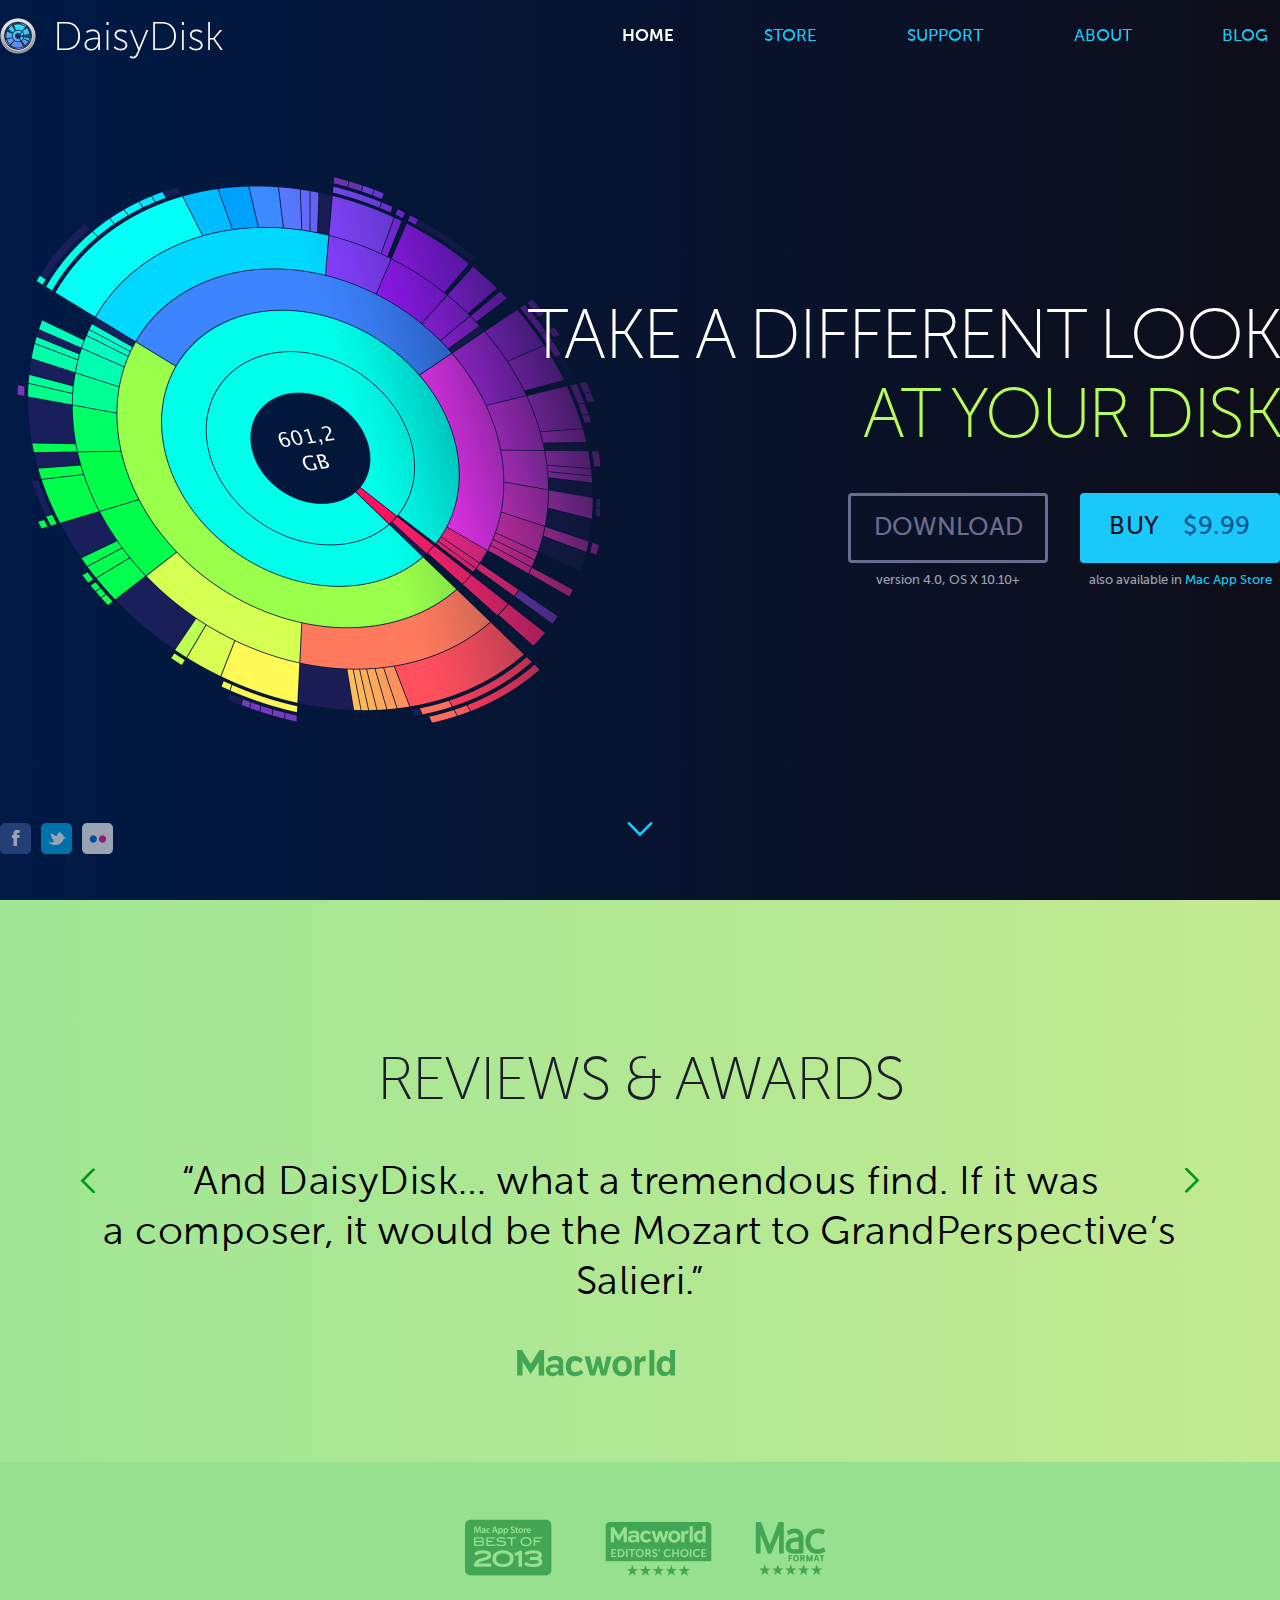
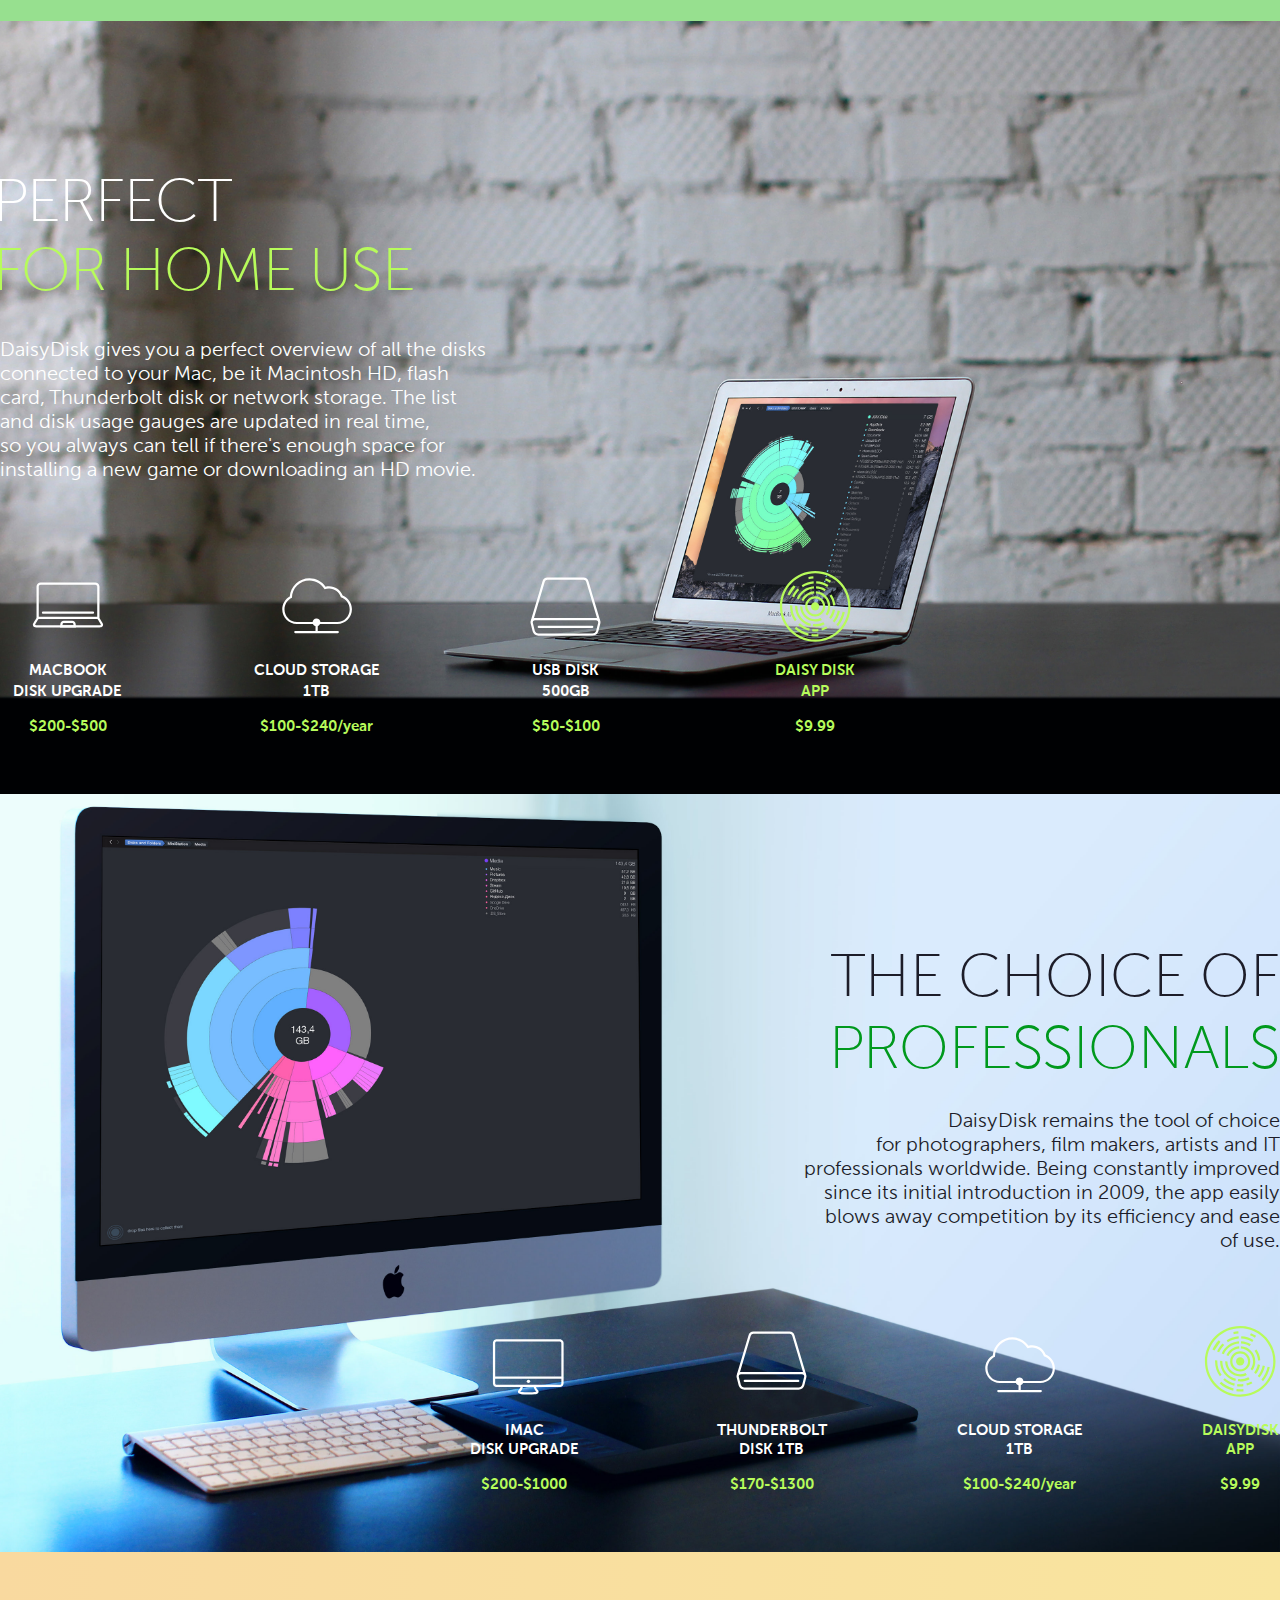
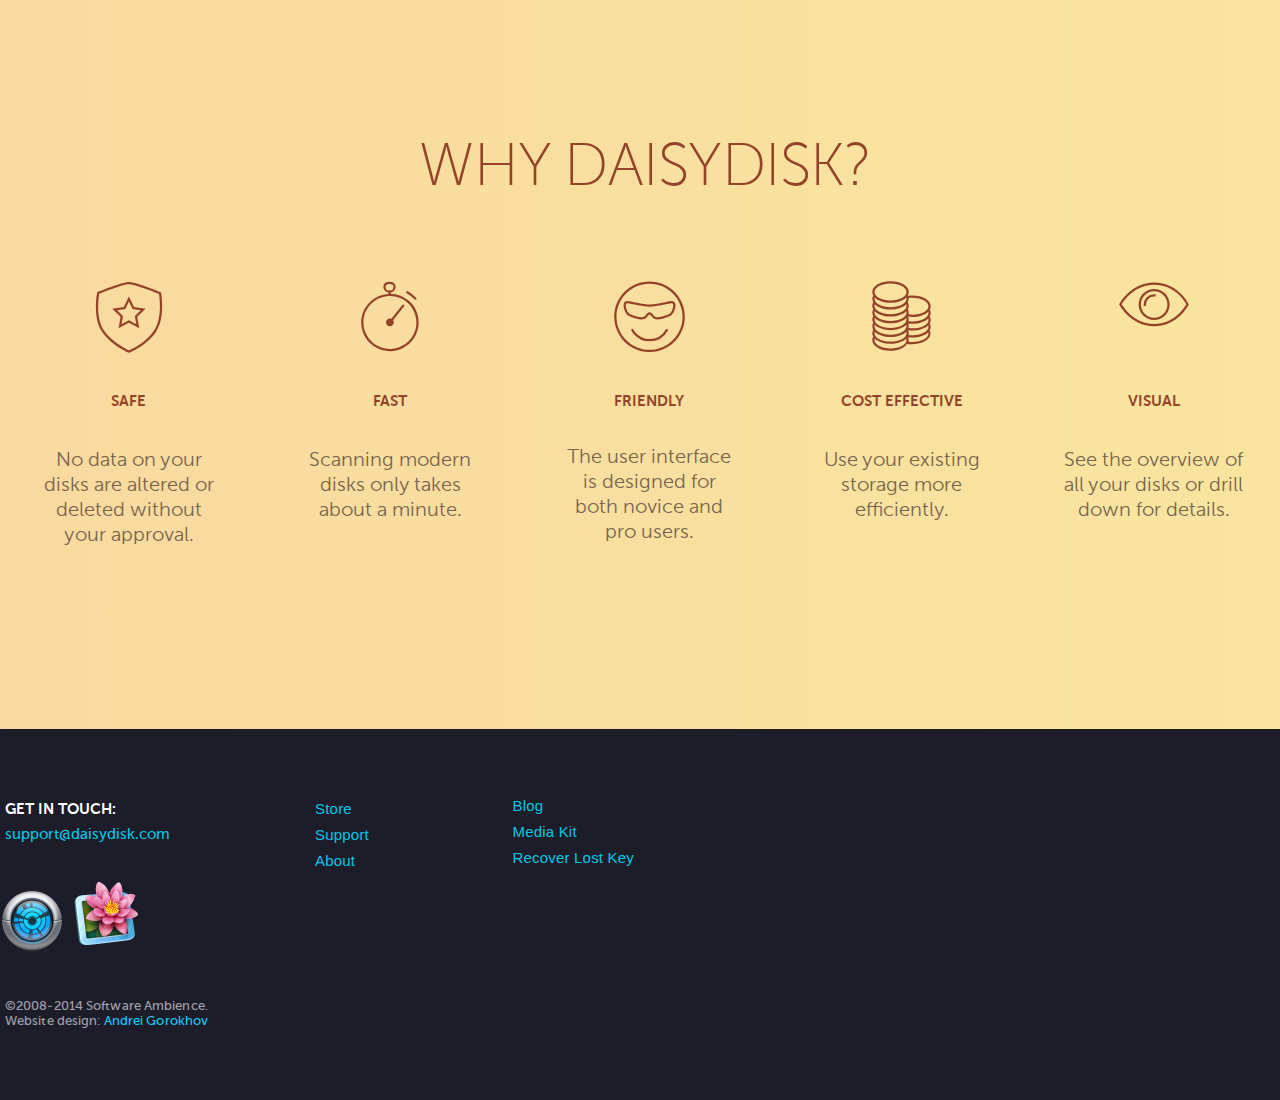
<file: index.html>
<!doctype html>
<html>
<head>
	<meta charset="utf-8">
	<title>Main</title>
	<meta name="viewport" content="width=1280, user-scalable=no">
	<link rel="stylesheet" media="screen" href="css/screen.css" >
	<link rel="stylesheet" href="css/font-awesome.css">
	<!--[if IE]><script src="js/html5shiv.js"></script><![endif]-->
</head>
<body>
<!-- begin  out-->
<div class="out">
	<!-- begin header-->
	<header class="header">
		<div class="header__inside">
			<div class="header__in">
				<a href="index.html" class="header__logo">
					<span class="header__txt"><i class="header__ico"></i><img src="img/svg/daisydisk.svg" alt="DaisyDisk">DaisyDisk</span>
				</a>
			</div>
			<div class="header__in_right">
				<i class="fa fa-bars"></i>
				<nav class="menu">
					<li class="menu__item menu__item_is-active">
						<a href="index.html">Home</a>
					</li>
					<li class="menu__item">
						<a href="store.html">Store</a>
					</li>
					<li class="menu__item">
						<a href="support.html">Support</a>
					</li>
					<li class="menu__item">
						<a href="about.html">About</a>
					</li>
					<li class="menu__item">
						<a href="blog.html">Blog</a>
					</li>
				</nav>
			</div>
		</div>
	</header>
	<!-- end header -->
	<!-- begin section main-->
	<div class="section main js-main-screen">
		<div class="section__inside">
			<!-- begin content  -->
			<div class="content">
				<div class="content__img">
					<img src="img/sunburst.png" alt="Sunburst">
				</div>
				<div class="content__txt">
					<div class="content__inner">
						<p class="content__p">Take a different look </p>
						<p class="content__p_green">at your disk</p>
					</div>
					<div class="content__btn">
						<div class="btn__item">
							<button type="button" class="btnLoad">Download</button>
							<span class="btn__txt">version 4.0, OS X 10.10+</span>
						</div>
						<div class="btn__item">
							<button type="button" class="btnBuy">Buy <span class="btnBuy__span">$9.99</span></button>
							<span class="btn__txt">also available in <a href="http://itunes.com/mac/daisydisk" class="btn__txt_blue">Mac App Store</a></span>
						</div>
					</div>
				</div>
			</div>
			<div class="social">
				<a href="http://www.facebook.com/daisydisk" class="social__item social__item_fb" ></a>
				<a href="http://twitter.com/daisydisk" class="social__item social__item_tw"></a>
				<!-- <a href="#" class="social__item social__item_g"></a> -->
				<a href="https://www.flickr.com/photos/36897788@N05/sets/72157621031381192/" class="social__item social__item_flckr"></a>
				<!-- <a href="#" class="social__item social__item_tube"></a> -->
			</div>
			<!-- end content -->
			<a href="#" class="scrollThis"></a>
		</div>
	</div>
	<!-- end section main-->
	<!-- begin section reviews  -->
	<div class="section reviews">
		<div class="section__inside">
			<div class="reviews__ttl">
				reviews & awards
			</div>
			<!-- begin cycle  -->
			<div class="reviews__cycle">
				<div class="cycle-slideshow"
					data-cycle-timeout="0"
					data-cycle-prev=".cycle__prev"
					data-cycle-next=".cycle__next"
					data-cycle-slides="> .cycle__quote"
					data-cycle-swipe=true
					data-cycle-fx=scrollHorz
					data-cycle-progressive="#slides"
				>
					<div class="cycle__quote">
						<p class="cycle__ttl">&ldquo;And DaisyDisk… what a tremendous find. If it was a&nbsp;composer, it would be the Mozart to GrandPerspective’s Salieri.&rdquo;</p>
						<div class="cycle__bl">
							<div class="cycle__inner">
								<img src="img/svg/logo_macworld.svg" class="cycle__author">				
							</div>
						</div>
					</div>
					<div class="cycle__quote">&ldquo;Daisy Disk is the perfect example of one of those tools that should be built right into OS X.&rdquo;</p>
						<div class="cycle__bl">
							<div class="cycle__inner">
								
								<img src="img/svg/logo_tuaw.svg" class="cycle__author">
								
							</div>
						</div>
					</div>
						<div class="cycle__quote">
						<p class="cycle__ttl">&ldquo;While there are a few similar apps none of them even come close to matching the beautiful DaisyDisk interface.&rdquo;</p>
						<div class="cycle__bl">
							<div class="cycle__inner">
							<img src="img/svg/logo_macstories.svg" class="cycle__author">
							</div>
						</div>
					</div>
					<div class="cycle__quote">
						<p class="cycle__ttl">&ldquo;With some fantastic interface features and speedy analysis, it’s certainly worth taking a closer look at.&rdquo;</p>
						<div class="cycle__bl">
							<div class="cycle__inner">
							<img src="img/svg/logo_appstorm.svg" class="cycle__author">
							</div>
						</div>
					</div>
					<div class="cycle__quote">
						<p class="cycle__ttl">&ldquo;Seeing it in action is the only way you should see it. It’s&nbsp;phenomenal.&rdquo;</p>
						<div class="cycle__bl">
							<div class="cycle__inner">
							<img src="img/svg/logo_macgasm.svg" class="cycle__author">
							</div>
						</div>
					</div>
					<div class="cycle__quote">
						<p class="cycle__ttl">&ldquo;This disk space calculator comes with one brilliant, smooth, and intuitive workflow, that makes the eye pop!&rdquo;</p>
						<div class="cycle__bl">
							<div class="cycle__inner">
							<img src="img/svg/logo_beautifulpixels.svg" class="cycle__author">
							</div>
						</div>
					</div>	


				</div>
				<span class="cycle__prev"></span>
				<span class="cycle__next"></span>
			</div>
			<!-- end cycle  -->
		</div>
		<div class="reviews__awards">
			<div class="section__inside">
				<div class="awards__bl">
					<!-- <div class="awards__item">
						<span class="awards__quantity">200 000</span>
						<p class="awards__desc">DaisyDisk licences</p><p>sold</p>
					</div> -->
					<div class="awards__item awards__item_grow">
						<div class="awards__best"></div>
						<div class="awards__macworld"></div>
						<div class="awards__macformat"></div>
					</div>
					<!-- <div class="awards__item right">
						<span class="awards__quantity">5 000</span>
						<p class="awards__desc">Apple/Pixar employees</p>
						<p>use DaisyDisk</p>
					</div> -->
				</div>
			</div>
		</div>
	</div>
	<!-- end section reviews -->
	<!-- begin homeu  -->
	<div class="section homeu">
		<div class="section__inside">
			<div class="homeu__txt">
				<p class="homeu__p">Perfect</p>
				<p class="homeu__p_green">for home use</p>
			</div>
			<div class="homeu__desc">
				<p>DaisyDisk gives you a perfect overview of all the disks connected to your Mac, be it Macintosh HD, flash card, Thunderbolt disk or network storage. The list and disk usage gauges are updated in real time, so&nbsp;you always can tell if there's enough space for installing a new game or downloading an HD movie.</p>
			</div>
			<div class="compare">
				<div class="compare__item">
					<div class="compare__item_laptop">
						<object class="laptop" type="image/svg+xml" data="img/svg/laptop.svg"></object>
					</div>
					<p>MACBOOK</p><p>disk upgrade</p><p class="compare__p_green">$200-$500</p>
				</div>
				<div class="compare__item">
					<div class="compare__item_cloud">
						<object class="cloud" type="image/svg+xml" data="img/svg/cloud.svg"></object>
					</div>
					<p>CLOUD STORAGE</p><p>1TB</p><p class="compare__p_green">$100-$240/year</p>
				</div>
				<div class="compare__item">
					<div class="compare__item_usb">
						<object class="usb" type="image/svg+xml" data="img/svg/usb.svg"></object>
					</div>
					<p>USB DISK</p><p>500GB</p><p class="compare__p_green">$50-$100</p>
				</div>
				<div class="compare__item">
					<div class="compare__item_disk">
						<object class="disk" type="image/svg+xml" data="img/svg/disk.svg"></object>
					</div>
					<p class="compare__p_gr">DAISY DISK</p><p class="compare__p_gr">app</p><p class="compare__p_green">$9.99</p>
				</div>
			</div>
		</div>
	</div>
	<!-- end homeu -->
	<!-- begin pro  -->
	<div class="section pro">
		<div class="section__inside">
			<div class="pro__txt">
				<p class="pro__p">The choice of</p>
				<p class="pro__p_green">Professionals</p>
			</div>
			<div class="pro__about">
				<p class="pro__desc">DaisyDisk remains the tool of choice for&nbsp;photographers, film makers, artists and IT professionals worldwide. Being constantly improved since its initial introduction in 2009, the app easily blows away competition by its efficiency and ease of&nbsp;use.</p>
			</div>
			<div class="compare">
				<div class="compare__item">
					<div class="compare__item_mac">
						<object class="mac" type="image/svg+xml" data="img/svg/mac.svg"></object>
					</div>
					<p>IMAC</p><p>disk upgrade</p><p class="compare__p_green">$200-$1000</p>
				</div>
				<div class="compare__item">
					<div class="compare__item_usb">
						<object class="usb" type="image/svg+xml" data="img/svg/usb.svg"></object>
					</div>
					<p>THUNDERBOLT</p><p>disk 1TB</p><p class="compare__p_green">$170-$1300</p>
				</div>
				<div class="compare__item">
					<div class="compare__item_cloud">
						<object class="cloud" type="image/svg+xml" data="img/svg/cloud.svg"></object>
					</div>
					<p>CLOUD STORAGE</p><p>1TB</p><p class="compare__p_green">$100-$240/year</p>
				</div>
				<div class="compare__item">
					<div class="compare__item_disk">
						<object class="disk" type="image/svg+xml" data="img/svg/disk.svg"></object>
					</div>
					<p class="compare__p_gr">DAISYDISK</p><p class="compare__p_gr">app</p><p class="compare__p_green">$9.99</p>
				</div>
			</div>
		</div>
	</div>
	<!-- end prof -->
	<!-- begin features  -->
	<div class="section features">
		<div class="section__inside">
			<div class="features__ttl">Why DaisyDisk?</div>
			<div class="features__data">
				<div class="features__item">
					<div class="fi features__item_safe">
						<object type="image/svg+xml" data="img/svg/safe.svg" ></object>
					</div>
					<p class="features__about">Safe</p>
					<p class="features__desc">No data on your disks are altered or deleted without your approval.</p>
				</div>
				<div class="features__item">
					<div class="fi features__item_fast">
						<object type="image/svg+xml" data="img/svg/fast.svg" ></object>
					</div>
					<p class="features__about">Fast</p>
					<p class="features__desc">Scanning modern disks only takes about a minute.</p>
				</div>
				<div class="features__item">
					<div class="fi features__item_friendly">
						<object type="image/svg+xml" data="img/svg/friendly.svg" ></object>
					</div>
					<p class="features__about">Friendly</p>
					<p class="features__desc">The user interface is designed for both novice and pro users.</p>
				</div>
				<div class="features__item">
					<div class="fi features__item_cost">
						<object type="image/svg+xml" data="img/svg/cost.svg" ></object>
					</div>
					<p class="features__about">Cost effective</p>
					<p class="features__desc">Use your existing storage more efficiently.</p>
				</div>
				<div class="features__item">
					<div class="fi features__item_visual">
						<object class="visual" type="image/svg+xml" data="img/svg/visual.svg" ></object>
					</div>
					<p class="features__about">Visual</p>
					<p class="features__desc">See the overview of all your disks or drill down for details.</p>
				</div>
			</div>
		</div>
	</div>
	<!-- end features -->
	<!-- begin monitor  -->
	<!-- <div class="section monitor">
		<div class="section__inside">
			<div class="monitor__screenshot">
				<img src="img/screen.png" alt="Screen">
				<img class="retina" src="img/ret.png" alt="Replace">
			</div>
			<div class="monitor__txt">
				<p class="monitor__p">Daisy</p><p class="monitor__p monitor__p_green">Monitor</p><p>DaisyMonitor is tiny free application that gives you a real-time overview of your local, network and cloud storage.
Works as a standalone app and DaisyDisk 4 companion.
Coming early 2015…</p>
			</div>
			<div class="btn__item">
				<button type="button" class="btnLoad">Download</button>
				<span class="btn__txt">version 1.0β, OS X 10.10+</span>
			</div>
		</div>
	</div> -->
	<!-- end monitor -->
	<!-- begin footer  -->
	<div class="section footer">
		<div class="footer__inside">
			<div class="footer__feedback">
				<p class="footer__p">Get in touch:</p>
				<a href="mailto: support@daisydisk.com" class="footer__a">support@daisydisk.com</a>
				<div class="footer__logo">
					<ul class="symbol">
						<li class="symbol__disk"></li>
						<!-- <li class="symbol__beat"></li> -->
						<li class="symbol__lily"></li>
					</ul>
				</div>
				<div class="footer__copyright">
					<p>©2008-2014 Software Ambience.
					<p>Website design: <a href="http://gorohov.name">Andrei Gorokhov</a></p>
				</div>
			</div>
			<div class="footer__menu">
				<ul class="footer__nav">
				
					<li class="nav__item"><a href="store.html">Store</a></li>
					<li class="nav__item"><a href="support.html">Support</a></li>
					<li class="nav__item"><a href="about.html">About</a></li>
				</ul>
				<ul class="footer__nav">
					<li class="nav__item"><a href="blog.html">Blog</a></li>
					<li class="nav__item"><a href="#">Media Kit</a></li>
					<li class="nav__item"><a href="#">Recover Lost Key</a></li>
					
				</ul>
			</div>
		</div>
	</div>
	<!-- end footer -->
</div>
<!-- end out-->
<script src="js/lib/head.js" data-headjs-load="js/init.js"></script>
</body>
</html>
</file>
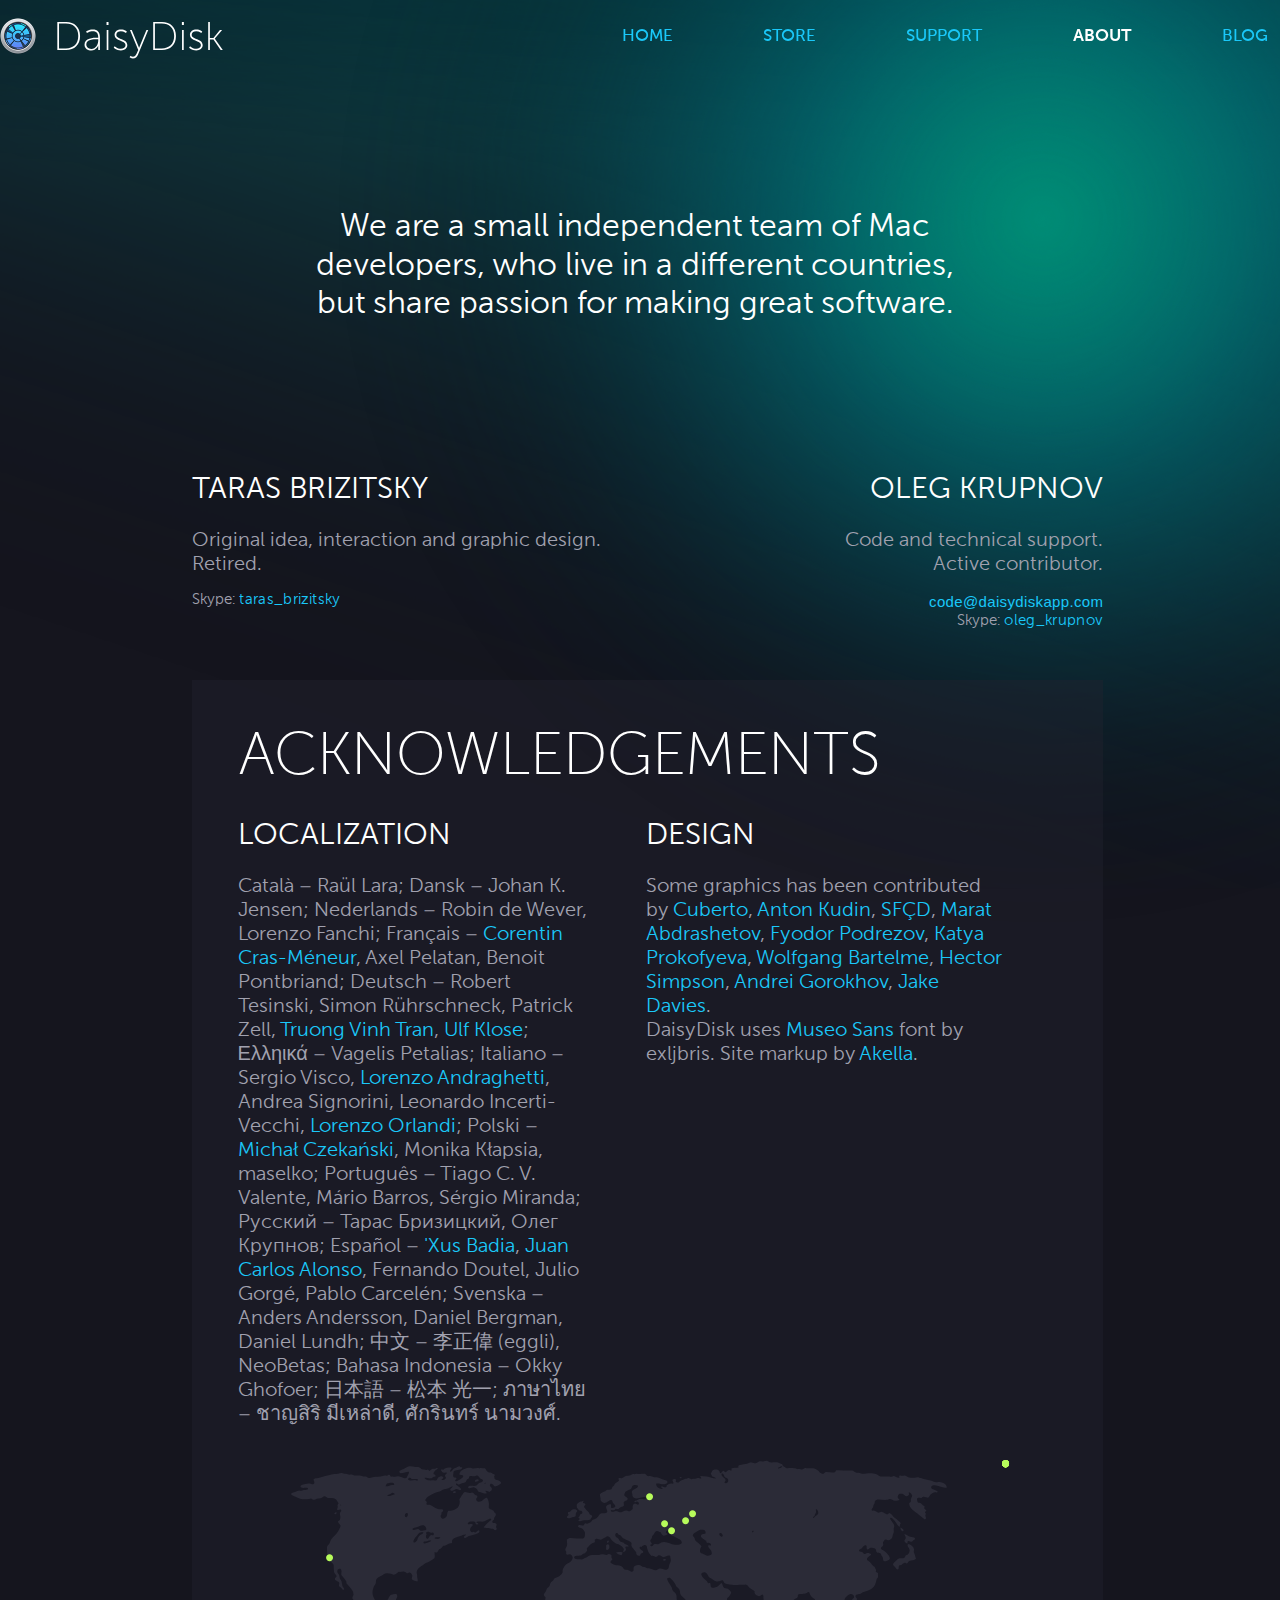
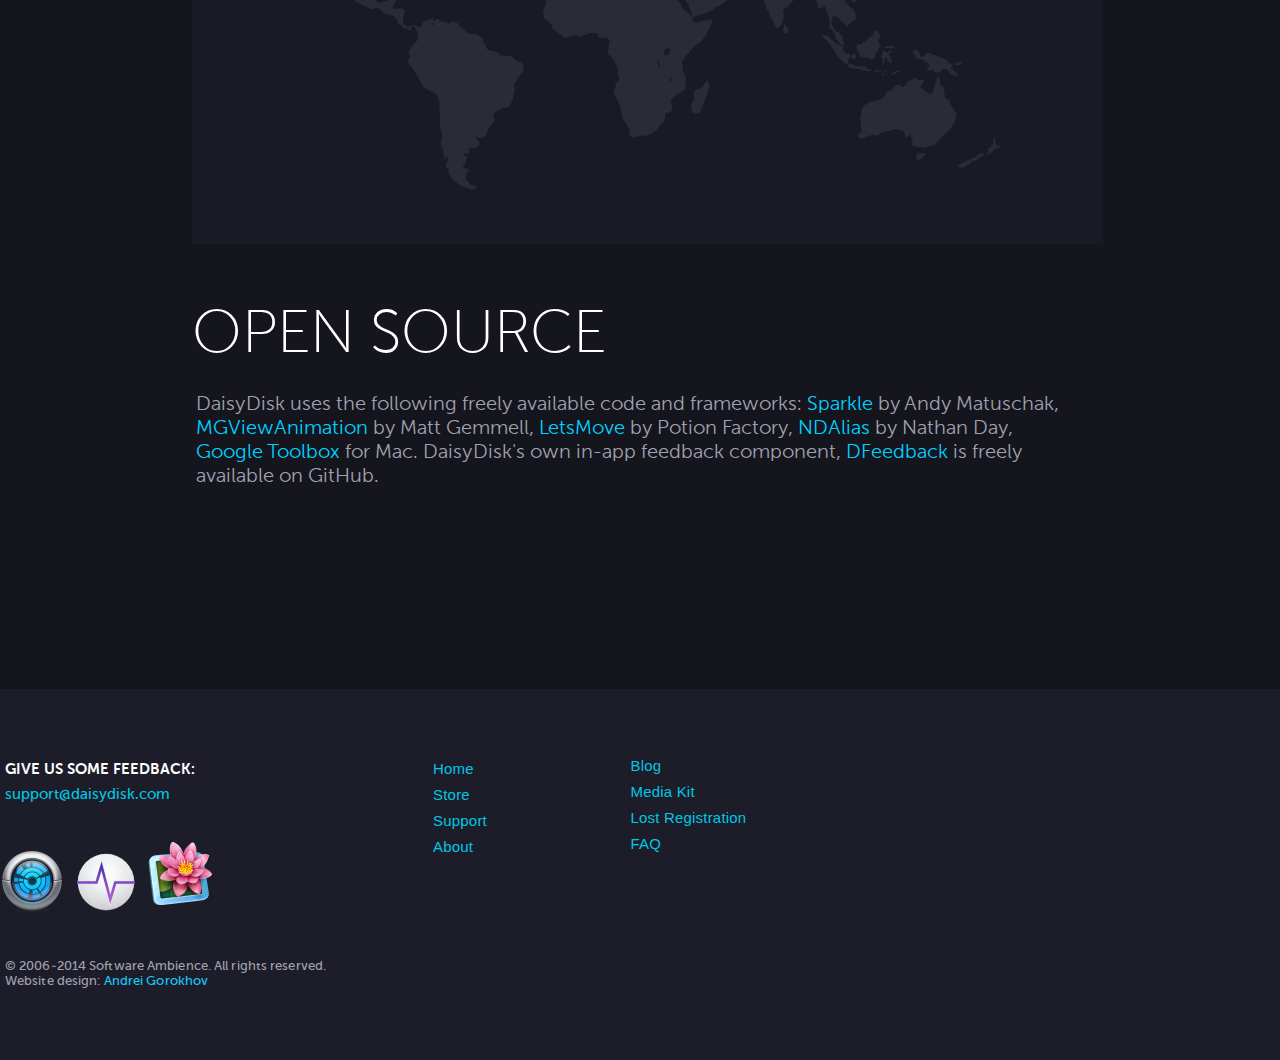
<file: about.html>
<!doctype html>
<html>
<head>
	<meta charset="utf-8">
	<title>About Us</title>
	<meta name="viewport" content="initial-scale=1"/>
	<link rel="stylesheet" media="screen" href="css/screen.css" >
	<link rel="stylesheet" href="css/font-awesome.css">
	<!--[if IE]><script src="js/html5shiv.js"></script><![endif]-->
</head>
<body>
<!-- begin  out-->
<div class="out seafoam">
<!-- begin header-->
	<header class="header">
		<div class="header__inside">
			<div class="header__in">
				<a href="index.html" class="header__logo">
					<span class="header__txt"><i class="header__ico"></i><img src="img/svg/daisydisk.svg" alt="DaisyDisk">DaisyDisk</span>
				</a>
			</div>
			<div class="header__in_right">
				<i class="fa fa-bars"></i>
				<nav class="menu">
					<li class="menu__item">
						<a href="index.html">Home</a>
					</li>
					<li class="menu__item">
						<a href="store.html">Store</a>
					</li>
					<li class="menu__item">
						<a href="support.html">Support</a>
					</li>
					<li class="menu__item menu__item_is-active">
						<a href="about.html">About</a>
					</li>
					<li class="menu__item">
						<a href="blog.html">Blog</a>
					</li>
				</nav>
			</div>
		</div>
	</header>
	<!-- end header -->
	<!-- begin wrapper-->
	<div class="wrapper">
		<!-- begin inner-->
		<div class="inner">
			<div class="about">
				<p>We are a small independent team of Mac developers, who live in a different countries, but share passion for making great software.</p>
			</div>
			<div class="who">
				<div class="person">
					<p class="person__ttl">Taras Brizitsky</p>
					<p class="person__desc">Original idea, interaction and graphic design.</p>
					<p class="person__desc last">Retired.</p>
					<!-- <a class="person__mail" href="mailto:ux@daisydiskapp.com">ux@daisydiskapp.com</a> -->
					<p class="person__desc small">Skype:<span class="person__mail"> taras_brizitsky</span></p>
				</div>
				<div class="person">
					<p class="person__ttl">Oleg Krupnov</p>
					<p class="person__desc">Code and technical support.</p>
					<p class="person__desc last">Active contributor.</p>
					<a class="person__mail" href="mailto:code@daisydiskapp.com">code@daisydiskapp.com</a>
					<p class="person__desc small">Skype:<span class="person__mail"> oleg_krupnov</span></p>
				</div>
			</div>
			<div class="known">
				<div class="known__item">
					<p class="known__ttl">Acknowledgements</p>
					<div class="place">
						<div class="place__item">
							<p class="place__ttl">Localization</p>
							<p class="place__txt">
								Català – Raül Lara; Dansk – Johan K. Jensen; Nederlands – Robin de Wever, Lorenzo Fanchi; Français – <a href='http://www.cortig.net/localisations' class="span__blue">Corentin Cras-Méneur</a>, Axel Pelatan, Benoit Pontbriand; Deutsch – Robert Tesinski, Simon Rührschneck, Patrick Zell, <a href='http://www.sharenotes.de/' class="span__blue">Truong Vinh Tran</a>, <a href='http://ulfklose.de/' class="span__blue">Ulf Klose</a>; Ελληικά – Vagelis Petalias; Italiano – Sergio Visco, <a href='http://twitter.com/andraghetti' class="span__blue">Lorenzo Andraghetti</a>, Andrea Signorini, Leonardo Incerti-Vecchi, <a href='http://twitter.com/lorenzorlandi' class="span__blue">Lorenzo Orlandi</a>; Polski – <a href='http://www.picturepro.pl' class="span__blue">Michał Czekański</a>, Monika Kłapsia, maselko; Português – Tiago C. V. Valente, Mário Barros, Sérgio Miranda; Русский – Тарас Бризицкий, Олег Крупнов; Español – <a href='http://www.winfisdesign.com' class="span__blue">'Xus Badia</a>, <a href='http://jcalonso.com' class="span__blue">Juan Carlos Alonso</a>, Fernando Doutel, Julio Gorgé, Pablo Carcelén; Svenska – Anders Andersson, Daniel Bergman, Daniel Lundh; 中文 – 李正偉 (eggli), NeoBetas; Bahasa Indonesia – Okky Ghofoer; 日本語 – 松本 光一; ภาษาไทย – ชาญสิริ มีเหล่าดี, ศักรินทร์ นามวงศ์.
							</p>
						</div>
						<div class="place__item">
							<p class="place__ttl">Design</p>
							<p class="place__txt">
							Some graphics has been contributed by 	
							<a href="http://cuberto.com/" class="span__blue">Cuberto</a>, <a href="http://www.antonkudin.me/" class="span__blue">Anton Kudin</a>, <a href="http://softfacade.com/" class="span__blue">SFÇD</a>, <a href="http://dribbble.com/methodform" class="span__blue">Marat Abdrashetov</a>, <a href="http://dribbble.com/fpodrezov" class="span__blue">Fyodor Podrezov</a>, <a href="http://dribbble.com/pixel-mixer" class="span__blue">Katya Prokofyeva</a>, <a href="http://bartelme.at/" class="span__blue">Wolfgang Bartelme</a>, <a href="http://hector.me/" class="span__blue">Hector Simpson</a>, <a href="http://gorohov.name/" class="span__blue">Andrei Gorokhov</a>, <a href="https://dribbble.com/jakedavies" class="span__blue">Jake Davies</a>.<br>DaisyDisk uses <a href="http://www.exljbris.com/museosans.html" class="span__blue">Museo Sans</a> font by exljbris. Site markup by <a href="http://cssing.org.ua/" class="span__blue">Akella</a>.
							</p>

						</div>
					</div>
					<div class="map">
						<object class="worldmap" type="image/svg+xml" data="img/svg/map.svg" ></object>
						<a href="c1" class="dots c1"></a>
						<a href="c2" class="dots c2"></a>
						<a href="c3" class="dots c3"></a>
						<a href="c4" class="dots c4"></a>
						<a href="c5" class="dots c5"></a>
						<a href="c6" class="dots c6"></a>
						<a href="c7" class="dots c7"></a>
						<a href="c8" class="dots c8"></a>
						<a href="c9" class="dots c9"></a>
						<a href="c10" class="dots c10"></a>
						<a href="c11" class="dots c11"></a>
						<a href="c12" class="dots c12"></a>
						<a href="c13" class="dots c13"></a>
						<a href="c14" class="dots c14"></a>
						<a href="c15" class="dots c15"></a>
						<a href="c16" class="dots c16"></a>
						<a href="c17" class="dots c17"></a>
						<a href="c18" class="dots c18"></a>
						<a href="c19" class="dots c19"></a>
						<a href="c20" class="dots c20"></a>
						<a href="c21" class="dots c21"></a>
						<a href="c22" class="dots c22"></a>
						<a href="c23" class="dots c23"></a>
					</div>
				</div>
			</div>
			<div class="inner__source">
				<p class="source__ttl">Open Source</p>
				<p class="source__txt">DaisyDisk uses the following freely available code and frameworks: <a href="http://sparkle.andymatuschak.org/">Sparkle</a> by Andy Matuschak, <a href="http://mattgemmell.com/source/">MGViewAnimation</a> by Matt Gemmell, <a href="https://github.com/potionfactory/LetsMove">LetsMove</a> by Potion Factory, <a href="https://github.com/nathanday/ndalias">NDAlias</a> by Nathan Day, <a href="http://code.google.com/p/google-toolbox-for-mac/">Google Toolbox</a> for Mac. DaisyDisk's own in-app feedback component, <a href="https://github.com/AJet/DFeedback">DFeedback</a> is freely available on GitHub.</p>
			</div>
		</div>
		<!-- end inner -->
	</div>
	<!-- end wrapper -->
	<!-- begin footer  -->
	<div class="footer">
		<div class="footer__inside">
			<div class="footer__feedback">
				<p class="footer__p">Give us some feedback:</p>
				<a href="mailto: support@daisydisk.com" class="footer__a">support@daisydisk.com</a>
				<div class="footer__logo">
					<ul class="symbol">
						<li class="symbol__disk"></li>
						<li class="symbol__beat"></li>
						<li class="symbol__lily"></li>
					</ul>
				</div>
				<div class="footer__copyright">
					<p>© 2006-2014 Software Ambience.  All rights reserved.
					<p>Website design: <a href="http://gorohov.name">Andrei Gorokhov</a></p>
				</div>
			</div>
			<div class="footer__menu">
				<ul class="footer__nav">
					<li class="nav__item"><a href="index.html">Home</a></li>
					<li class="nav__item"><a href="store.html">Store</a></li>
					<li class="nav__item"><a href="support.html">Support</a></li>
					<li class="nav__item"><a href="about.html">About</a></li>
				</ul>
				<ul class="footer__nav">
					<li class="nav__item"><a href="blog.html">Blog</a></li>
					<li class="nav__item"><a href="#">Media Kit</a></li>
					<li class="nav__item"><a href="#">Lost Registration</a></li>
					<li class="nav__item"><a href="support.html">FAQ</a></li>
				</ul>
			</div>
		</div>
	</div>
	<!-- end footer -->
</div>
<!-- end out-->

<script src="js/lib/head.js" data-headjs-load="js/init.js"></script>
</body>
</html>
</file>
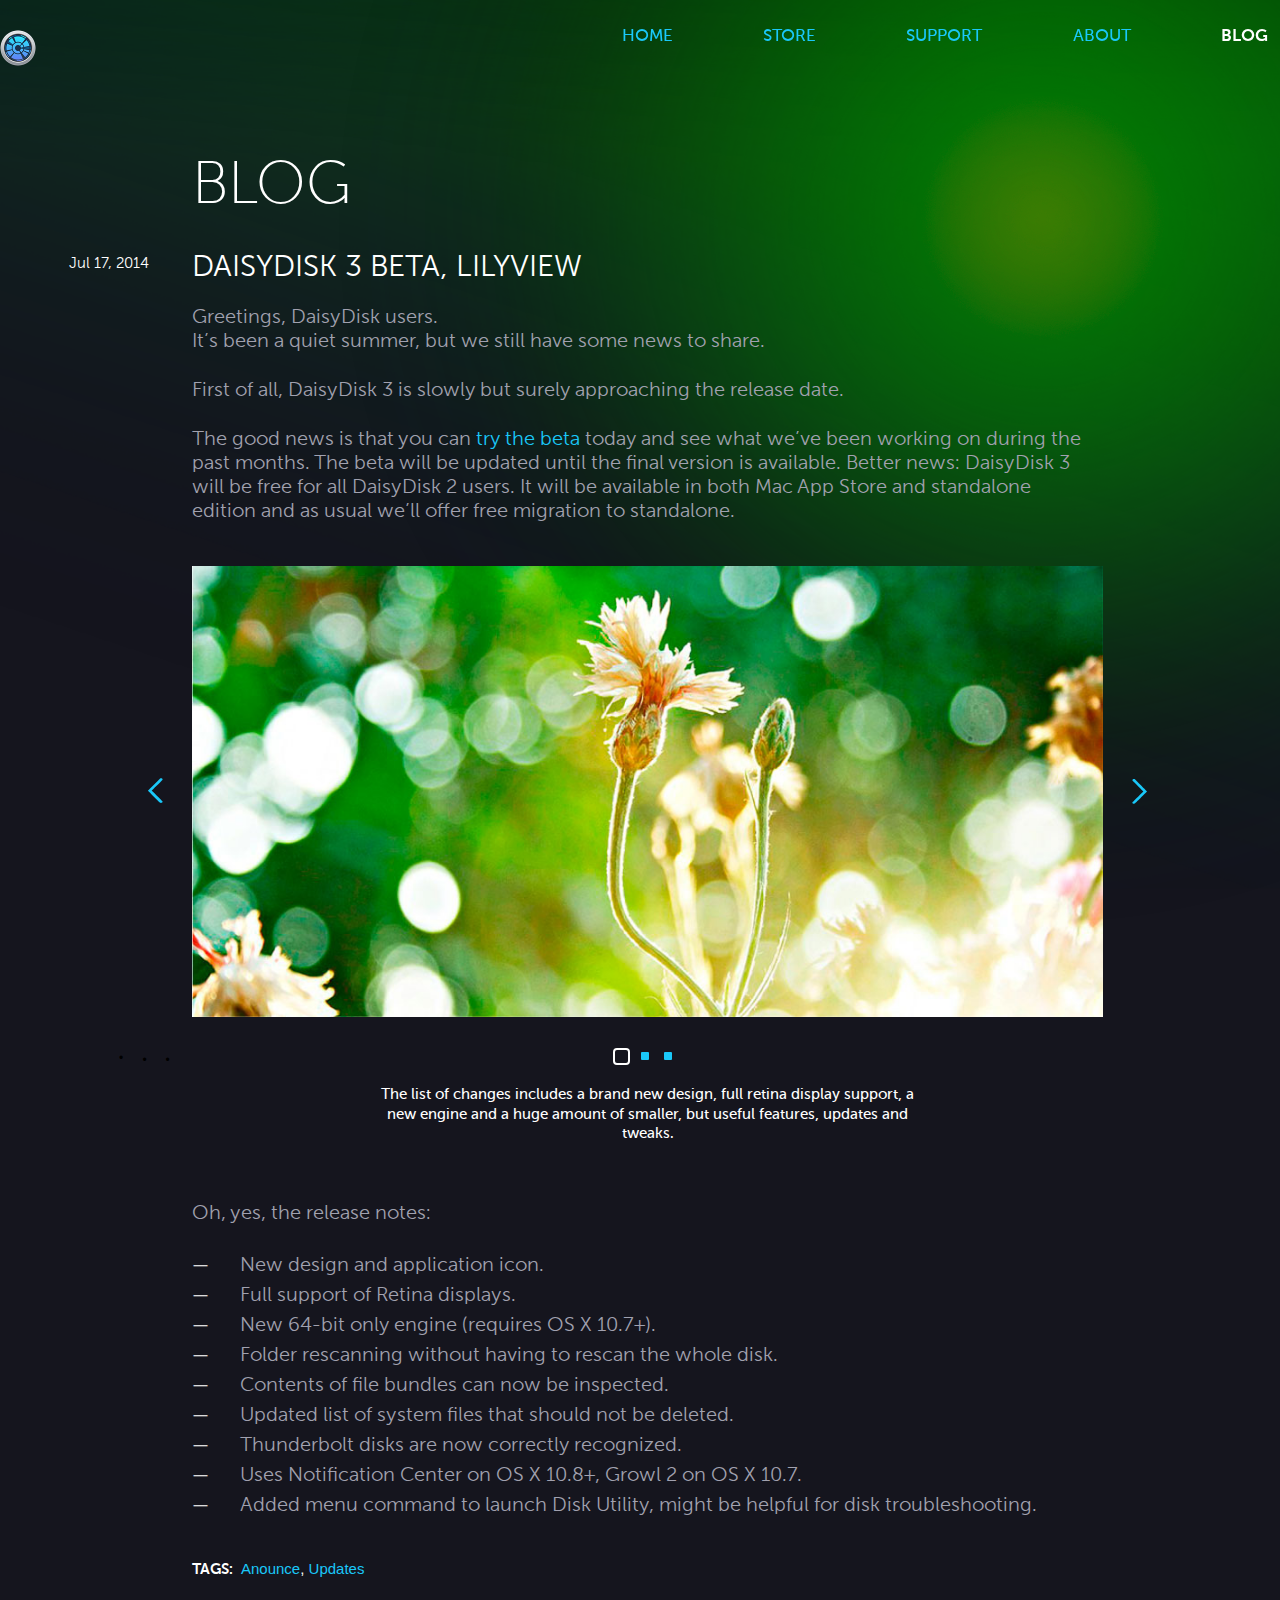
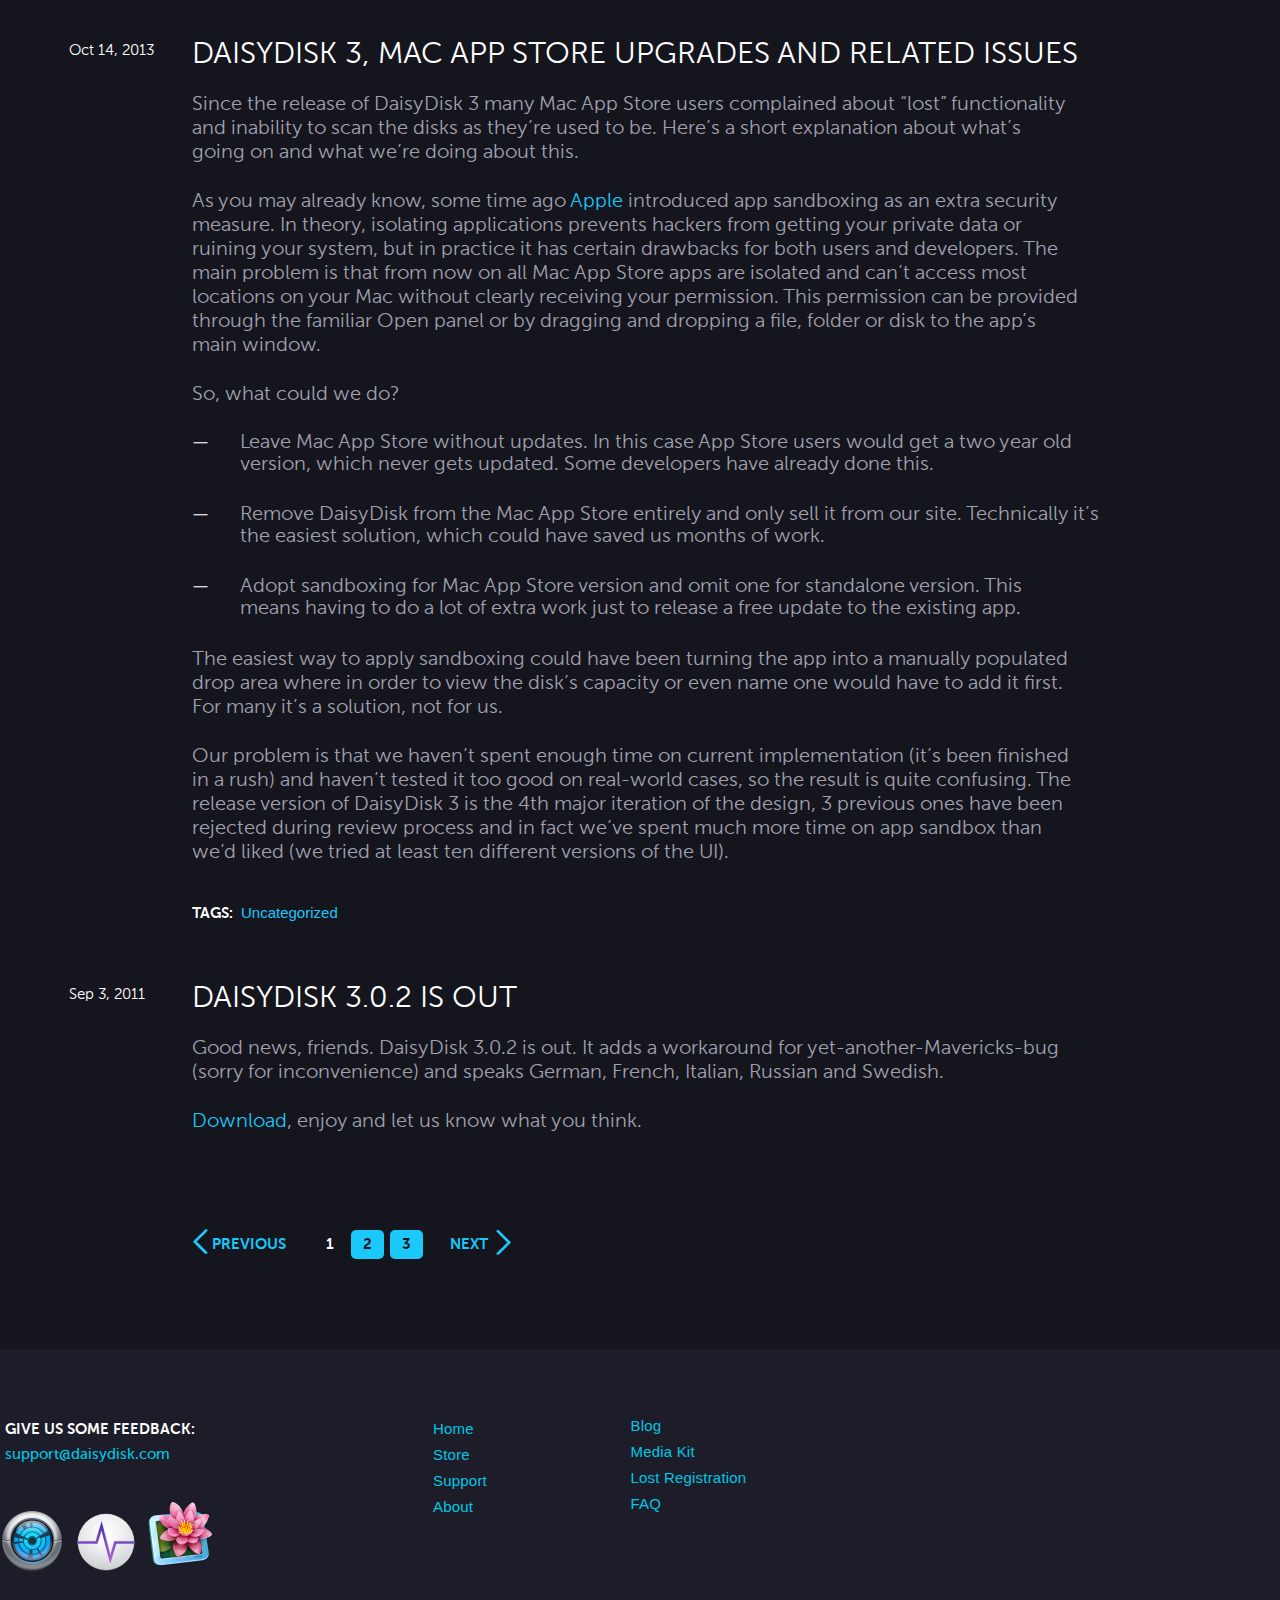
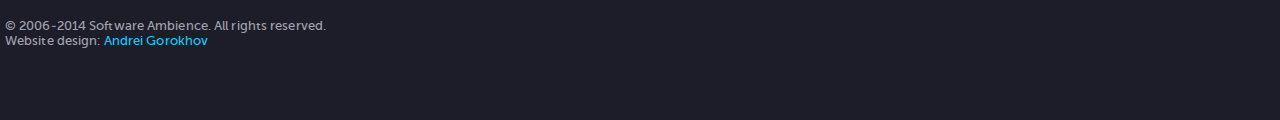
<file: blog.html>
<!doctype html>
<html>
<head>
	<meta charset="utf-8">
	<title>Blog</title>
	<meta name="viewport" content="initial-scale=1"/>
	<link rel="stylesheet" media="screen" href="css/screen.css" >
	<link rel="stylesheet" href="css/font-awesome.css">
	<!--[if IE]><script src="js/html5shiv.js"></script><![endif]-->
</head>
<body>
<!-- begin  out-->
<div class="out green">
	<!-- begin header-->
	<header class="header">
		<div class="header__inside">
			<div class="header__in">
				<a href="index.html" class="header__logo">
					<span class="header__txt"><i class="header__ico"></i>DaisyDisk</span>
				</a>
			</div>
			<div class="header__in_right">
				<i class="fa fa-bars"></i>
				<nav class="menu">
					<li class="menu__item">
						<a href="index.html">Home</a>
					</li>
					<li class="menu__item">
						<a href="store.html">Store</a>
					</li>
					<li class="menu__item">
						<a href="support.html">Support</a>
					</li>
					<li class="menu__item">
						<a href="about.html">About</a>
					</li>
					<li class="menu__item menu__item_is-active">
						<a href="blog.html">Blog</a>
					</li>
				</nav>
			</div>
		</div>
	</header>
	<!-- end header -->
	<!-- begin wrapper-->
	<div class="wrapper">
		<!-- begin inner-->
		<div class="inner">
			<div class="blog">
				<p class="blog__ttl">Blog</p>
				<!-- begin post-->
				<div class="post">
					<span class="post__date">Jul 17, 2014</span>
					<p class="post__ttl">DaisyDisk 3 beta, LilyView</p>
					<p class="post__txt">Greetings, DaisyDisk users.</p>
					<p class="post__txt space">It’s been a quiet summer, but we still have some news to share.</p>
					<p class="post__txt space">First of all, DaisyDisk 3 is slowly but surely approaching the release date.</p>
					<p class="post__txt padding">The good news is that you can <a href="#">try the beta</a> today and see what we’ve been working on during the past months. The beta will be updated until the final version is available. Better news: DaisyDisk 3 will be free for all DaisyDisk 2 users. It will be available in both Mac App Store and standalone edition and as usual we’ll offer free migration to standalone.</p>
					<!-- begin cycle  -->
					<div class="blog__cycle">
						<span class="blog__prev"></span>
						<span class="blog__next"></span>
						<div class="cycle-slideshow"
							data-cycle-timeout="0"
							data-cycle-prev=".blog__prev"
							data-cycle-next=".blog__next"
							data-cycle-pager=".cycle-pager"
							data-cycle-swipe="true"
							data-cycle-slides="> img"
							data-cycle-manual-fx="scrollHorz"
							data-cycle-manual-speed="300"
						>
							<img src="img/slide_1.jpg" alt="slide1">
							<img src="img/slide_2.jpg" alt="slide2">
							<img src="img/slide_1.jpg" alt="slide1">
						</div>
						<div class="cycle-pager"></div>
					</div>
					<!-- end cycle  -->
					<p class="aftercycle">The list of changes includes a brand new design, full retina display support, a new engine and a huge amount of smaller, but useful features, updates and tweaks.</p>
					<p class="post__txt space">Oh, yes, the release notes:</p>
					<ul class="post__notes">
						<li class="notes__item"><span>New design and application icon.</span></li>
						<li class="notes__item"><span>Full support of Retina displays.</span></li>
						<li class="notes__item"><span>New 64-bit only engine (requires OS X 10.7+).</span></li>
						<li class="notes__item"><span>Folder rescanning without having to rescan the whole disk.</span></li>
						<li class="notes__item"><span>Contents of file bundles can now be inspected.</span></li>
						<li class="notes__item"><span>Updated list of system files that should not be deleted.</span></li>
						<li class="notes__item"><span>Thunderbolt disks are now correctly recognized.</span></li>
						<li class="notes__item"><span>Uses Notification Center on OS X 10.8+, Growl 2 on OS X 10.7.</span></li>
						<li class="notes__item"><span>Added menu command to launch Disk Utility, might be helpful for disk troubleshooting.</span></li>
					</ul>
					<div class="tags">
						<span class="tags__span">Tags:&nbsp;&nbsp;</span><a href="#">Anounce</a>,<a href="#"> Updates</a>
					</div>
				</div>
				<!-- end post -->
				<!-- begin post  -->
				<div class="post">
					<span class="post__date">Oct 14, 2013</span>
					<p class="post__ttl">DaisyDisk 3, Mac App Store upgrades and related issues</p>
					<p class="post__txt space big-padding">Since the release of DaisyDisk 3 many Mac App Store users complained about “lost” functionality and inability to scan the disks as they’re used to be. Here’s a short explanation about what’s going on and what we’re doing about this.</p>
					<p class="post__txt space padding">As you may already know, some time ago <a href="#">Apple</a> introduced app sandboxing as an extra security measure. In theory, isolating applications prevents hackers from getting your private data or ruining your system, but in practice it has certain drawbacks for both users and developers. The main problem is that from now on all Mac App Store apps are isolated and can’t access most locations on your Mac without clearly receiving your permission. This permission can be provided through the familiar Open panel or by dragging and dropping a file, folder or disk to the app’s main window.</p>
					<p class="post__txt space">So, what could we do?</p>
					<ul class="post__notes">
						<li class="notes__item space"><span>Leave Mac App Store without updates. In this case App Store users would get a two year old version, which never gets updated. Some developers have already done this.</span></li>
						<li class="notes__item space"><span>Remove DaisyDisk from the Mac App Store entirely and only sell it from our site. Technically it’s the easiest solution, which could have saved us months of work.</span></li>
						<li class="notes__item space"><span class="padding">Adopt sandboxing for Mac App Store version and omit one for standalone version. This means having to do a lot of extra work just to release a free update to the existing app.</span></li>
					</ul>
					<p class="post__txt space padding">The easiest way to apply sandboxing could have been turning the app into a manually populated drop area where in order to view the disk’s capacity or even name one would have to add it first. For many it’s a solution, not for us.</p>
					<p class="post__txt padding">Our problem is that we haven’t spent enough time on current implementation (it’s been finished in a rush) and haven’t tested it too good on real-world cases, so the result is quite confusing. The release version of DaisyDisk 3 is the 4th major iteration of the design, 3 previous ones have been rejected during review process and in fact we’ve spent much more time on app sandbox than we’d liked (we tried at least ten different versions of the UI).</p>
					<div class="tags">
						<span class="tags__span">Tags:&nbsp;&nbsp;</span><a href="#">Uncategorized</a>
					</div>
				</div>
				<!-- end post -->
				<!-- begin post  -->
				<div class="post">
					<span class="post__date">Sep 3, 2011</span>
					<p class="post__ttl">DaisyDisk 3.0.2 is out</p>
					<p class="post__txt space">Good news, friends. DaisyDisk 3.0.2 is out. It adds a workaround for yet-another-Mavericks-bug (sorry for inconvenience) and speaks German, French, Italian, Russian and Swedish.</p>
					<p class="post__txt space"><a href="#">Download</a>, enjoy and let us know what you think.</p>
				</div>
				<!-- end post -->
				<div class="blog__pagination">
					<a class="previous" href="#"><span>Previous</span></a>
					<div class="count">
						<a class="count__item is-active" href="#">1</a>
						<a class="count__item" href="#">2</a>
						<a class="count__item" href="#">3</a>
					</div>
					<a class="next" href="#"><span>Next</span></a>
					<a class="next__arrow"></a>
				</div>
			</div>
		</div>
		<!-- end inner -->
	</div>
	<!-- end wrapper -->
	<!-- begin footer  -->
	<div class="footer">
		<div class="footer__inside">
			<div class="footer__feedback">
				<p class="footer__p">Give us some feedback:</p>
				<a href="mailto: support@daisydisk.com" class="footer__a">support@daisydisk.com</a>
				<div class="footer__logo">
					<ul class="symbol">
						<li class="symbol__disk"></li>
						<li class="symbol__beat"></li>
						<li class="symbol__lily"></li>
					</ul>
				</div>
				<div class="footer__copyright">
					<p>© 2006-2014 Software Ambience.  All rights reserved.
					<p>Website design: <a href="http://gorohov.name">Andrei Gorokhov</a></p>
				</div>
			</div>
			<div class="footer__menu">
				<ul class="footer__nav">
					<li class="nav__item"><a href="index.html">Home</a></li>
					<li class="nav__item"><a href="store.html">Store</a></li>
					<li class="nav__item"><a href="support.html">Support</a></li>
					<li class="nav__item"><a href="about.html">About</a></li>
				</ul>
				<ul class="footer__nav">
					<li class="nav__item"><a href="blog.html">Blog</a></li>
					<li class="nav__item"><a href="#">Media Kit</a></li>
					<li class="nav__item"><a href="#">Lost Registration</a></li>
					<li class="nav__item"><a href="support.html">FAQ</a></li>
				</ul>
			</div>
		</div>
	</div>
	<!-- end footer -->
</div>
<!-- end out-->

<script src="js/lib/head.js" data-headjs-load="js/init.js"></script>
</body>
</html>
</file>
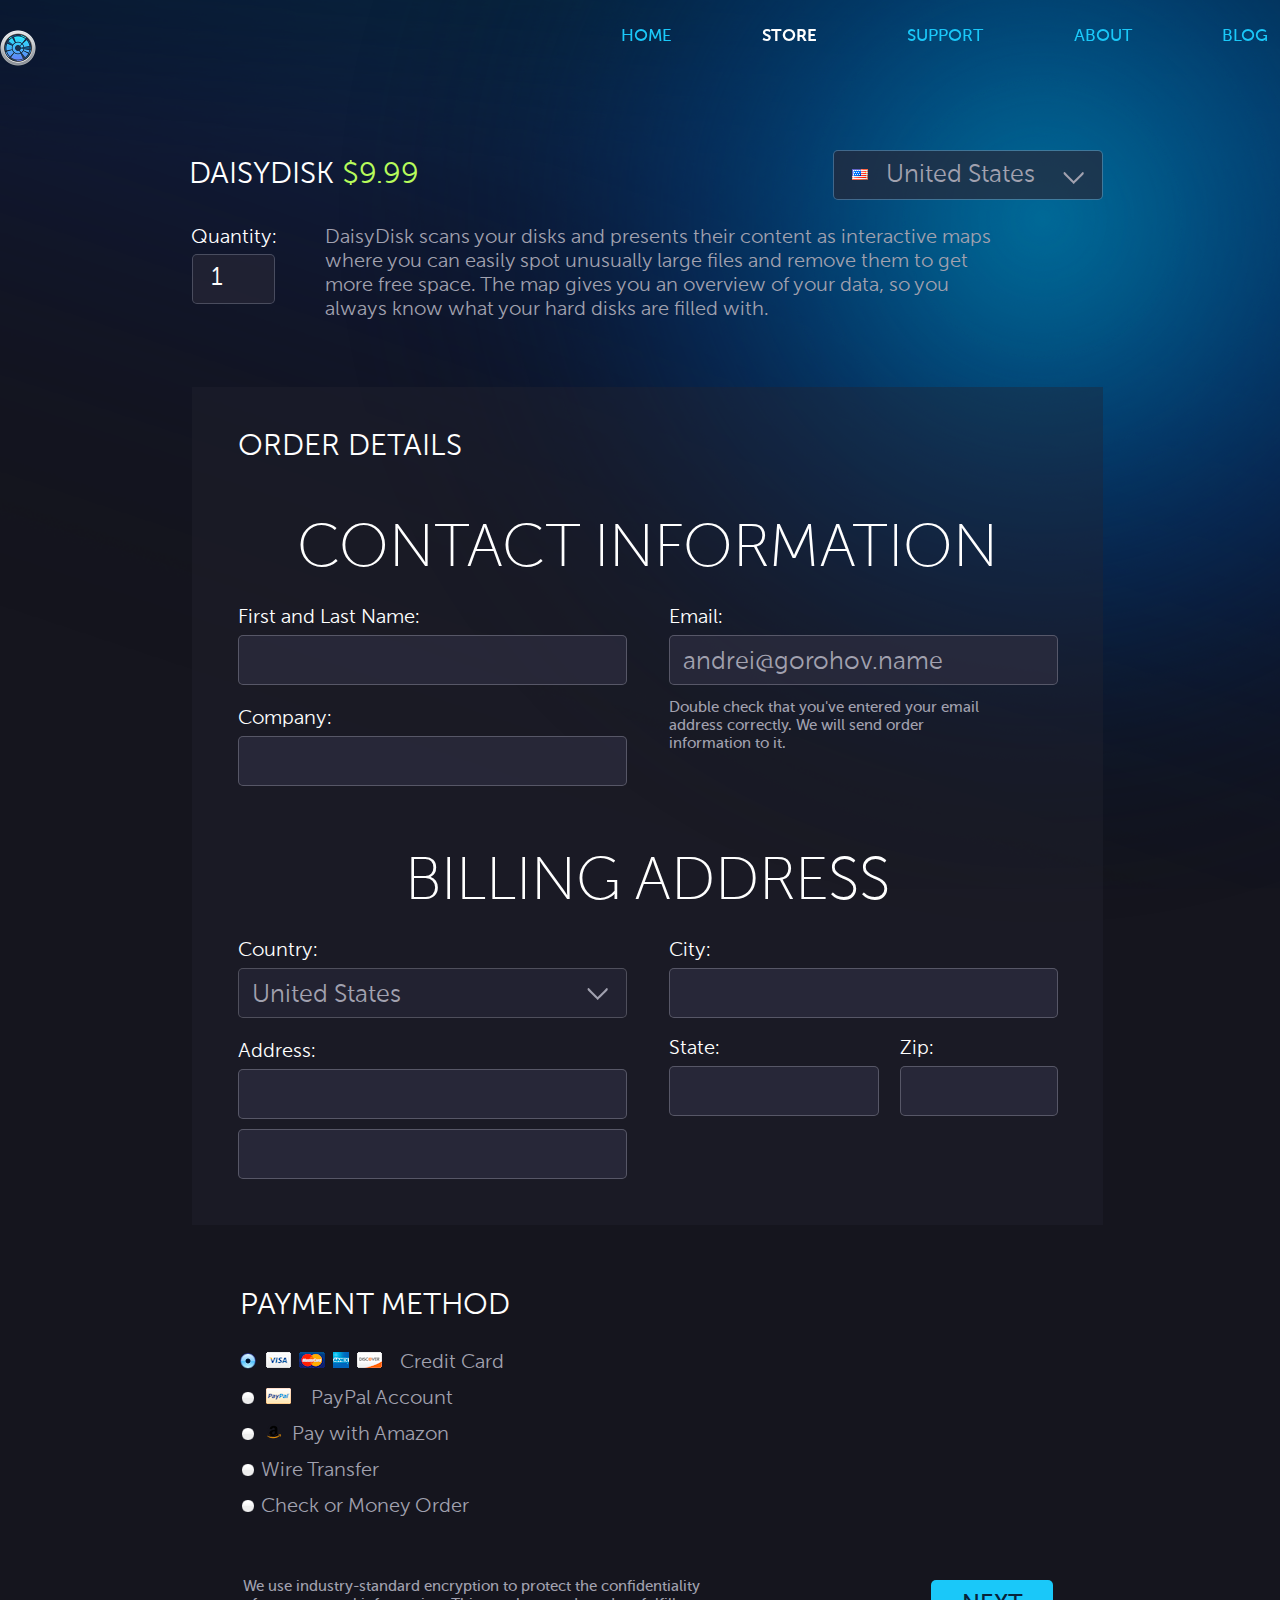
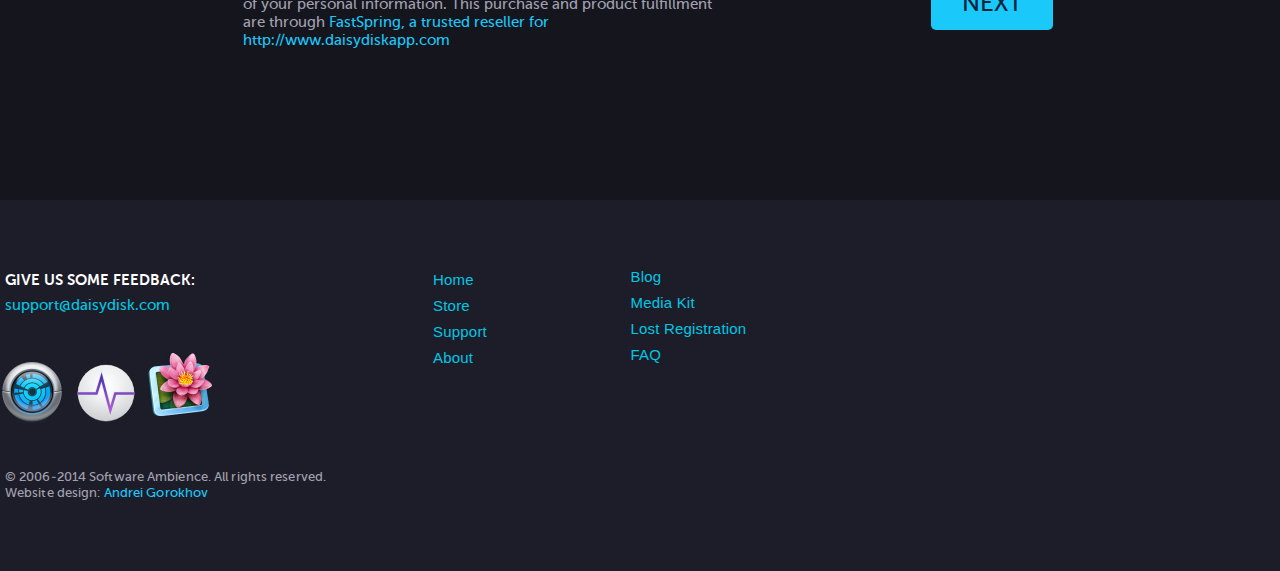
<file: store.html>
<!doctype html>
<html>
<head>
	<meta charset="utf-8">
	<title>Store</title>
	<meta name="viewport" content="initial-scale=1"/>
	<link rel="stylesheet" media="screen" href="css/screen.css" >
	<link rel="stylesheet" href="css/font-awesome.css">
	<!--[if IE]><script src="js/html5shiv.js"></script><![endif]-->
</head>
<body>
<!-- begin  out-->
<div class="out blue">
	<!-- begin header-->
	<header class="header">
		<div class="header__inside">
			<div class="header__in">
				<a href="index.html" class="header__logo">
					<span class="header__txt"><i class="header__ico"></i>DaisyDisk</span>
				</a>
			</div>
			<div class="header__in_right">
				<i class="fa fa-bars"></i>
				<nav class="menu">
					<li class="menu__item">
						<a href="index.html">Home</a>
					</li>
					<li class="menu__item menu__item_is-active">
						<a href="store.html">Store</a>
					</li>
					<li class="menu__item">
						<a href="support.html">Support</a>
					</li>
					<li class="menu__item">
						<a href="about.html">About</a>
					</li>
					<li class="menu__item">
						<a href="blog.html">Blog</a>
					</li>
				</nav>
			</div>
		</div>
	</header>
	<!-- end header -->
	<!-- begin wrapper-->
	<div class="wrapper">
		<!-- begin inner-->
		<div class="inner">
			<div class="store">
				<!-- begin product-->
				<div class="product">
					<div class="product__row">
						<div class="product__info"><span>DaisyDisk</span> <span class="currency">$</span><span class="price">9.99</span></div>
						<div class="product__country">
							<div id="worldMap" class="select">
								<a class="chosen us" href="#">United States</a>
								<ul class="country" hidden>
									<li><a data-price="9.99" data-currency="$" data-name="United States" class="us" href="#">United States</a></li>
									<li><a data-price="9.99" data-currency="$" data-name="Estados Unidos (español)" class="us" href="#">Estados Unidos (español)</a></li>
									<li><a data-price="9.99" data-currency="$" data-name="Canada" class="canada" href="#">Canada</a></li>
									<li><a data-price="9.99" data-currency="$" data-name="Canada (français)" class="canada" href="#">Canada (français)</a></li>
									<li><a data-price="9.99" data-currency="£" data-name="United Kingdom" class="uk" href="#">United Kingdom</a></li>
									<li><a data-price="9.99" data-currency="$" data-name="Australia" class="au" href="#">Australia</a></li>
									<li><a data-price="9.99" data-currency="kr" data-name="Danmark" class="denmark" href="#">Danmark</a></li>
									<li><a data-price="9.99" data-currency="kr" data-name="Denmark (English)" class="denmark" href="#">Denmark (English)</a></li>
									<li><a data-price="9.99" data-currency="€" data-name="France" class="france" href="#">France</a></li>
									<li><a data-price="9.99" data-currency="€" data-name="France (English)" class="france" href="#">France (English)</a></li>
									<li><a data-price="9.99" data-currency="€" data-name="Deutschland" class="germany" href="#">Deutschland</a></li>
								</ul>
							</div>
						</div>
					</div>
					<div class="product__row">
						<div class="product__quantity">
							<p>Quantity:</p>
							<input type="text" placeholder="1" maxlength="3">
						</div>
						<div class="product__desc">
							<p>DaisyDisk scans your disks and presents their content as interactive maps where you can easily spot unusually large files and remove them to get more free space. The map gives you an overview of your data, so you always know what your hard disks are filled with.</p>
						</div>
					</div>
				</div>

				<!-- end product -->
				<div class="inner__form">
					<form class="formReg another">
						<p class="formReg__prettl">Order Details</p>
						<p class="formReg__ttl center">Contact Information</p>
						<div class="formReg__input another">
							<div class="input__row">
								<p class="formReg__desc">First and Last Name:</p>
								<input class="input focus another" type="text">
								<p class="formReg__desc">Company:</p>
								<input class="input focus" type="text">
							</div>
							<div class="input__row">
								<p class="formReg__desc">Email:</p>
								<input class="input focus" type="email" placeholder="andrei@gorohov.name">
								<p class="formReg__warning">Double check that you've entered your email address correctly. We will send order information to it.</p>
							</div>
						</div>
						<p class="formReg__ttl center">Billing Address</p>
						<div class="formReg__input last">
							<div class="input__row">
								<p class="formReg__desc">Country:</p>
								<div id="countryList" class="select another">
									<a class="chosen" href="#">United States</a>
									<ul class="country" hidden>
										<li><a data-name="United States" href="#">United States</a></li>
										<li><a data-name="Estados Unidos (español)" href="#">Estados Unidos (español)</a></li>
										<li><a data-name="Canada" href="#">Canada</a></li>
										<li><a data-name="Canada (français)" href="#">Canada (français)</a></li>
										<li><a data-name="United Kingdom" href="#">United Kingdom</a></li>
										<li><a data-name="Australia" href="#">Australia</a></li>
										<li><a data-name="Danmark" href="#">Danmark</a></li>
										<li><a data-name="Denmark (English)" href="#">Denmark (English)</a></li>
										<li><a data-name="France" href="#">France</a></li>
										<li><a data-name="France (English)" href="#">France (English)</a></li>
										<li><a data-name="Deutschland" href="#">Deutschland</a></li>
									</ul>
								</div>
								<p class="formReg__desc">Address:</p>
								<input class="input focus small" type="text">
								<input class="input focus" type="text">
							</div>
							<div class="input__row">
								<p class="formReg__desc">City:</p>
								<input class="input focus" type="text">
								<div class="input__row nopad wbigchange">
									<p class="formReg__desc">State:</p>
									<input class="input focus" type="text">
								</div>
								<div class="input__row wchange">
									<p class="formReg__desc">Zip:</p>
									<input class="input focus" type="text">
								</div>
							</div>
						</div>
					</form>
				</div>
				<!-- begin payment  -->
				<div class="payment">
					<p class="payment__ttl">Payment method</p>
					<div class="payment__choice">
						<label class="radio">
							<input type="radio" name="choice" value="Credit Card" checked>
							<span class="radio__title">
								<span class="card viza"></span>
								<span class="card mastercard"></span>
								<span class="card untitled"></span>
								<span class="card discover last"></span>
								Credit Card
							</span>
						</label>
					</div>
					<div class="payment__choice">
						<label class="radio">
							<input type="radio" name="choice" value="PayPal Account">
							<span class="radio__title">
								<span class="card paypal"></span>
								PayPal Account</span>
						</label>
					</div>
					<div class="payment__choice">
						<label class="radio">
							<input type="radio" name="choice" value="Pay with Amazon">
							<span class="radio__title">
								<span class="card amazon"></span>
								Pay with Amazon</span>
						</label>
					</div>
					<div class="payment__choice">
						<label class="radio">
							<input type="radio" name="choice" value="Wire Transfer">
							<span class="radio__title">Wire Transfer</span>
						</label>
					</div>
					<div class="payment__choice">
						<label class="radio">
							<input type="radio" name="choice" value="Check or Money Order">
							<span class="radio__title">Check or Money Order</span>
						</label>
					</div>
					<div class="proceed">
						<p class="proceed__txt">We use industry-standard encryption to protect the confidentiality of your personal information. This purchase and product fulfillment are through <a href="#">FastSpring, a trusted reseller for </a><a href="http://www.daisydiskapp.com">http://www.daisydiskapp.com</a></p>
						<button class="btnSend" type="submit">Next</button>
					</div>
				</div>
				<!-- end payment -->
			</div>
		</div>
		<!-- end inner -->
	</div>
	<!-- end wrapper -->
	<!-- begin footer  -->
	<div class="footer">
		<div class="footer__inside">
			<div class="footer__feedback">
				<p class="footer__p">Give us some feedback:</p>
				<a href="mailto: support@daisydisk.com" class="footer__a">support@daisydisk.com</a>
				<div class="footer__logo">
					<ul class="symbol">
						<li class="symbol__disk"></li>
						<li class="symbol__beat"></li>
						<li class="symbol__lily"></li>
					</ul>
				</div>
				<div class="footer__copyright">
					<p>© 2006-2014 Software Ambience.  All rights reserved.
					<p>Website design: <a href="http://gorohov.name">Andrei Gorokhov</a></p>
				</div>
			</div>
			<div class="footer__menu">
				<ul class="footer__nav">
					<li class="nav__item"><a href="index.html">Home</a></li>
					<li class="nav__item"><a href="store.html">Store</a></li>
					<li class="nav__item"><a href="support.html">Support</a></li>
					<li class="nav__item"><a href="about.html">About</a></li>
				</ul>
				<ul class="footer__nav">
					<li class="nav__item"><a href="blog.html">Blog</a></li>
					<li class="nav__item"><a href="#">Media Kit</a></li>
					<li class="nav__item"><a href="#">Lost Registration</a></li>
					<li class="nav__item"><a href="support.html">FAQ</a></li>
				</ul>
			</div>
		</div>
	</div>
	<!-- end footer -->
</div>
<!-- end out-->

<script src="js/lib/head.js" data-headjs-load="js/init.js"></script>
</body>
</html>
</file>
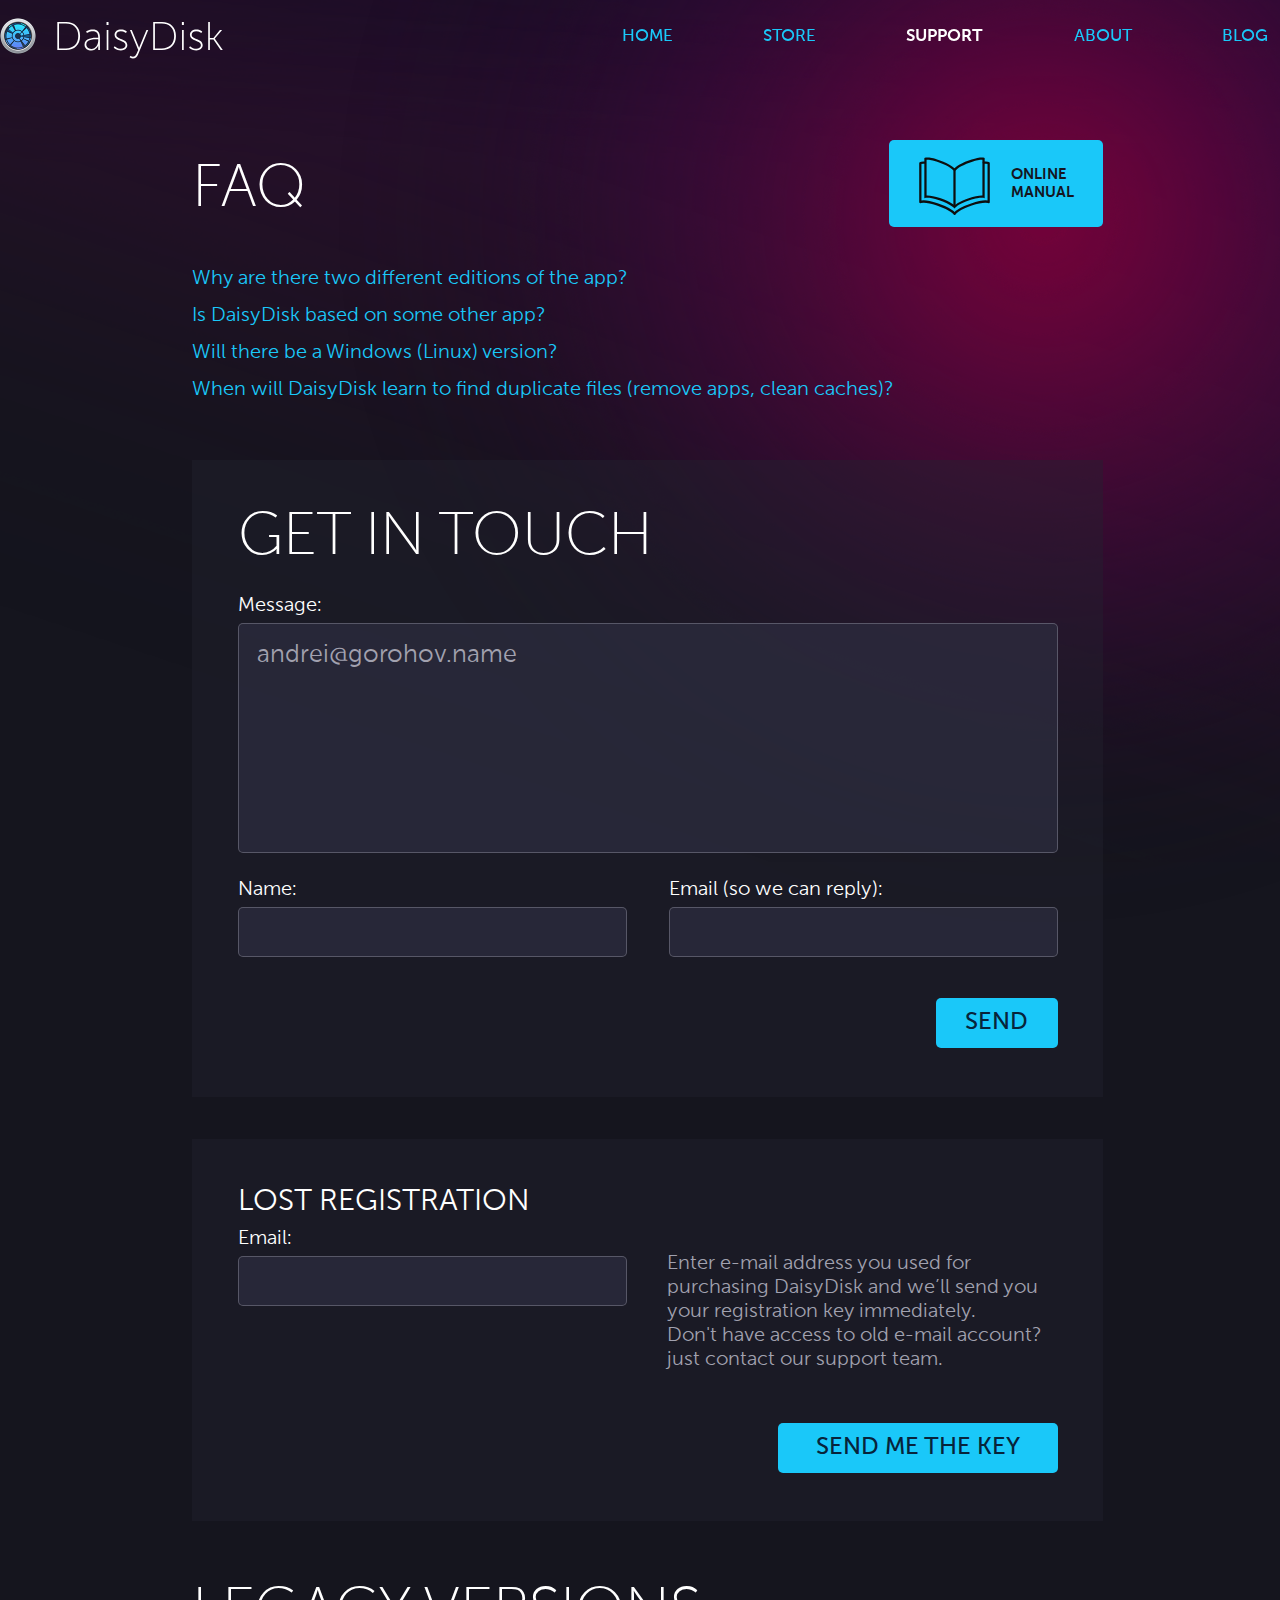
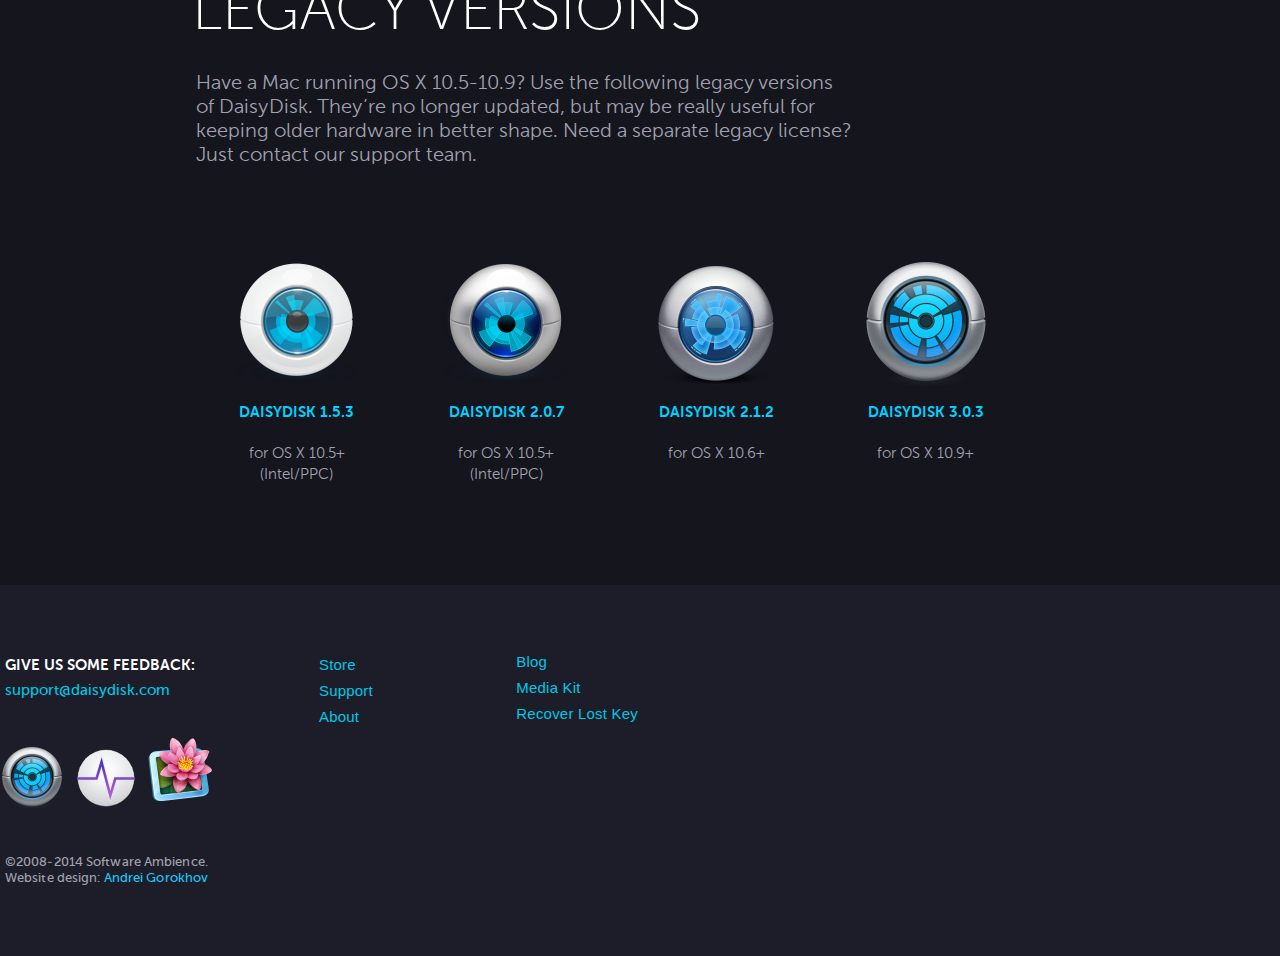
<file: support.html>
<!doctype html>
<html>
<head>
	<meta charset="utf-8">
	<title>Support</title>
	<meta name="viewport" content="initial-scale=1"/>
	<link rel="stylesheet" media="screen" href="css/screen.css" >
	<link rel="stylesheet" href="css/font-awesome.css">
	<!--[if IE]><script src="js/html5shiv.js"></script><![endif]-->
</head>
<body>
<!-- begin  out-->
<div class="out violet">
	<!-- begin header-->
	<header class="header">
		<div class="header__inside">
			<div class="header__in">
				<a href="index.html" class="header__logo">
					<span class="header__txt"><i class="header__ico"></i><img src="img/svg/daisydisk.svg" alt="DaisyDisk">DaisyDisk</span>
				</a>
			</div>
			<div class="header__in_right">
				<i class="fa fa-bars"></i>
				<nav class="menu">
					<li class="menu__item">
						<a href="index.html">Home</a>
					</li>
					<li class="menu__item">
						<a href="store.html">Store</a>
					</li>
					<li class="menu__item menu__item_is-active">
						<a href="support.html">Support</a>
					</li>
					<li class="menu__item">
						<a href="about.html">About</a>
					</li>
					<li class="menu__item">
						<a href="blog.html">Blog</a>
					</li>
				</nav>
			</div>
		</div>
	</header>
	<!-- end header -->
	<!-- begin wrapper-->
	<div class="wrapper">
		<!-- begin inner-->
		<div class="inner">
			<div class="inner__ttl">
				<div class="inner__faq">
					FAQ
				</div>
				<div class="inner__manual">
					<button class="btnManual" type="button">
						<span class="btnManual__txt">online <p>manual</p></span>
					</button>
				</div>
			</div>
			<div class="inner__ask">
				<ul class="ask__list">
					
					</li>
					<li class="ask__list-item">
						<span>Why are there two different editions of the app?</span>
						<div class="ask__answered" hidden>
							<p>Mac App Store edition of DaisyDisk has a few less features in order to comply with Apple’s app submission policy. Mac App Store users can get these features free of charge by installing standalone version of DaisyDisk along with the one they purchased from Apple.</p>
						</div>
					</li>
					<li class="ask__list-item">
						<span>Is DaisyDisk based on some other app?</span>
						<div class="ask__answered" hidden>
							<p>No, it's build from scratch. The original design has been inspired by <a href="http://www.steffengerlach.de/freeware/">Scanner 2</a> app by Steffen Gerlach.</p>
						</div>
					</li>
					<li class="ask__list-item">
						<span>Will there be a Windows (Linux) version?</span>
						<div class="ask__answered" hidden>
							<p>We don't have plans to create Windows or Linux versions of DaisyDisk. Use <a href="http://www.steffengerlach.de/freeware/">Scanner</a> or <a href="http://methylblue.com/filelight/">Filelight</a> instead.</p>
						</div>
					</li>
					
					<li class="ask__list-item">
						<span>When will DaisyDisk learn to find duplicate files (remove apps, clean caches)?</span>
						<div class="ask__answered" hidden>
							<p>We'd rather go with a simple product which does a single thing right than an app with lots of features that may or may not work. If you prefer features over quality, try <a href="macupdate.com/whatsize">WhatSize</a>. We also do not believe in “clean your system in one click” tools: there's no magic bullet.</p>
						</div>
					</li>
				</ul>
			</div>
			<div class="inner__form">
				<form class="formReg">
					<p class="formReg__ttl">Get in touch</p>
					<p class="formReg__desc">Message:</p>
					<textarea rows='2' class="textarea autoExpand focus" placeholder="andrei@gorohov.name"></textarea>
					<div class="formReg__input">
						<div class="input__row">
							<p class="formReg__desc">Name:</p>
							<input class="input focus" type="text">
						</div>
						<div class="input__row">
							<p class="formReg__desc">Email (so we can reply):</p>
							<input class="input focus" type="email">
						</div>
					</div>
					<button class="btnSend" type="submit">Send</button>
				</form>
			</div>
			<div class="inner__form last">
				<form class="formLost">
					<p class="formLost__ttl">Lost Registration</p>
					<div class="formReg__input">
						<div class="input__row">
							<p class="formReg__desc">Email:</p>
							<input class="input focus" type="email">
						</div>
						<p class="formLost__txt">Enter e-mail address you used for purchasing DaisyDisk and we’ll send you your registration key immediately.<br>Don't have access to old e-mail account? just contact our support team.</p>
					</div>
					<button class="btnSend another" type="submit">Send me the key</button>
				</form>
			</div>
			<div class="inner__version">
				<p class="version__ttl">Legacy Versions</p>
				<p class="version__txt">Have a Mac running OS X 10.5-10.9? Use the following legacy versions of&nbsp;DaisyDisk. They’re no longer updated, but may be really useful for keeping older hardware in better shape.
Need a separate legacy license? Just contact our&nbsp;support team.</p>
				<ul class="version__choose">
					<li class="choose__item">
						<a href="#">
							<div class="wrapper__disk">
								<div class="choose__disk choose__disk-first"></div>
							</div>
							<p class="choose__name">DaisyDisk 1.5.3</p>
							<p class="choose__desc">for OS X 10.5+</p>
							<p class="choose__desc">(Intel/PPC)</p>
						</a>
					</li>
					<li class="choose__item">
						<a href="#">
							<div class="wrapper__disk">
								<div class="choose__disk choose__disk-second"></div>
							</div>
							<p class="choose__name">DaisyDisk 2.0.7</p>
							<p class="choose__desc">for OS X 10.5+</p>
							<p class="choose__desc">(Intel/PPC)</p>
						</a>
					</li>
					<li class="choose__item">
						<a href="#">
							<div class="wrapper__disk">
								<div class="choose__disk choose__disk-third"></div>
							</div>
							<p class="choose__name">DaisyDisk 2.1.2</p>
							<p class="choose__desc">for OS X 10.6+</p>
						</a>
					</li>
					<li class="choose__item">
						<a href="#">
							<div class="wrapper__disk">
								<div class="choose__disk choose__disk-fourth"></div>
							</div>
							<p class="choose__name">DaisyDisk 3.0.3</p>
							<p class="choose__desc">for OS X 10.9+</p>
						</a>
					</li>
				</ul>
			</div>
			<!-- <div class="inner__source">
				<p class="source__ttl small">Open Source</p>
				<p class="source__txt another">DaisyDisk uses a custom in-app feedback component, <a href="#">DFeedback</a>, which is freely available at GitHub under a nonrestrictive MIT license. DaisyDisk uses the following freely available code and frameworks: <a href="#">Sparkle</a> by Andy Matuschak, <a href="#">MGViewAnimation</a> by Matt Gemmell, <a href="#">LetsMove</a> by Potion Factory,</p>
			</div> -->
		</div>
		<!-- end inner -->
	</div>
	<!-- end wrapper -->
	<!-- begin footer  -->
	<div class="section footer">
		<div class="footer__inside">
			<div class="footer__feedback">
				<p class="footer__p">Give us some feedback:</p>
				<a href="mailto: support@daisydisk.com" class="footer__a">support@daisydisk.com</a>
				<div class="footer__logo">
					<ul class="symbol">
						<li class="symbol__disk"></li>
						<li class="symbol__beat"></li>
						<li class="symbol__lily"></li>
					</ul>
				</div>
				<div class="footer__copyright">
					<p>©2008-2014 Software Ambience.
					<p>Website design: <a href="http://gorohov.name">Andrei Gorokhov</a></p>
				</div>
			</div>
			<div class="footer__menu">
				<ul class="footer__nav">
				
					<li class="nav__item"><a href="store.html">Store</a></li>
					<li class="nav__item"><a href="support.html">Support</a></li>
					<li class="nav__item"><a href="about.html">About</a></li>
				</ul>
				<ul class="footer__nav">
					<li class="nav__item"><a href="blog.html">Blog</a></li>
					<li class="nav__item"><a href="#">Media Kit</a></li>
					<li class="nav__item"><a href="#">Recover Lost Key</a></li>
					
				</ul>
			</div>
		</div>
	</div>
	<!-- end footer -->
</div>
<!-- end out-->

<script src="js/lib/head.js" data-headjs-load="js/init.js"></script>
</body>
</html>
</file>
<file: css/screen.css>
/*done by Coderiver.com.ua */
html, body, div, span, applet, object, iframe, h1, h2, h3, h4, h5, h6, p, blockquote, pre, a, abbr, acronym, address, big, cite, code, del, dfn, em, img, ins, kbd, q, s, samp, small, strike, strong, sub, sup, tt, var, b, u, i, center, dl, dt, dd, ol, ul, li, fieldset, form, label, legend, table, caption, tbody, tfoot, thead, tr, th, td, article, aside, canvas, details, embed, figure, figcaption, footer, header, hgroup, menu, nav, output, ruby, section, summary, time, mark, audio, video { margin: 0; padding: 0; border: 0; vertical-align: baseline; }

body, html { height: 100%; }

img, fieldset, a img { border: none; }

input[type="submit"], button { cursor: pointer; }
input[type="submit"]::-moz-focus-inner, button::-moz-focus-inner { padding: 0; border: 0; }

textarea { overflow: auto; }

input, button { margin: 0; padding: 0; border: 0; }

input, textarea, select, button, h1, h2, h3, h4, h5, h6, a, span, a:focus { outline: none; }

ul, ol { list-style-type: none; }

@media only screen and (min-device-width: 320px) and (max-device-width: 480px) { * { -webkit-text-size-adjust: none; } }
table { border-spacing: 0; border-collapse: collapse; width: 100%; }

body { font-family: Arial, sans-serif; font-size: 12px; line-height: 1.4; min-width: 320px; }

@font-face { font-family: MuseoSansCyrl-100; src: url("fonts/MuseoSansCyrl-100.eot"); src: url("fonts/MuseoSansCyrl-100.eot?#iefix") format("embedded-opentype"), url("fonts/MuseoSansCyrl-100.woff") format("woff"), url("fonts/MuseoSansCyrl-100.ttf") format("truetype"); font-weight: normal; font-style: normal; }

@font-face { font-family: MuseoSansCyrl-300; src: url("fonts/MuseoSansCyrl-300.eot"); src: url("fonts/MuseoSansCyrl-300.eot?#iefix") format("embedded-opentype"), url("fonts/MuseoSansCyrl-300.woff") format("woff"), url("fonts/MuseoSansCyrl-300.ttf") format("truetype"); font-weight: normal; font-style: normal; }

@font-face { font-family: MuseoSansCyrl-500; src: url("fonts/MuseoSansCyrl-500.eot"); src: url("fonts/MuseoSansCyrl-500.eot?#iefix") format("embedded-opentype"), url("fonts/MuseoSansCyrl-500.woff") format("woff"), url("fonts/MuseoSansCyrl-500.ttf") format("truetype"); font-weight: normal; font-style: normal; }

@font-face { font-family: MuseoSansCyrl-700; src: url("fonts/MuseoSansCyrl-700.eot"); src: url("fonts/MuseoSansCyrl-700.eot?#iefix") format("embedded-opentype"), url("fonts/MuseoSansCyrl-700.woff") format("woff"), url("fonts/MuseoSansCyrl-700.ttf") format("truetype"); font-weight: normal; font-style: normal; }

@font-face { font-family: FontAwesome; src: url("fonts/fontawesome-webfont.eot"); src: url("fonts/fontawesome-webfont.eot?#iefix") format("embedded-opentype"), url("fonts/fontawesome-webfont.woff") format("woff"), url("fonts/fontawesome-webfont.ttf") format("truetype"); font-weight: normal; font-style: normal; }

.out { position: relative; min-width: 1280px; min-height: 100%; overflow: hidden; }

.section { position: relative; -webkit-box-sizing: border-box; -moz-box-sizing: border-box; box-sizing: border-box; }
.section.reviews { padding: 0; padding-top: 11%; }
.section.pro .compare { padding: 0; }
.section a { text-decoration: none; }

.header__inside, .section__inside, .footer__inside { width: 1280px; margin: 0 auto; }

.is-visible { display: block; }

.is-hidden { display: none; }

.l { *zoom: 1; }
.l:after { content: " "; display: table; clear: both; }
.l .l-col1 { float: left; width: 20%; }
.l .l-col2 { float: right; width: 70%; }

.main { padding-top: 50px; padding-bottom: 3.5%; height: 100vh; background-image: -webkit-gradient(linear, 0% 50%, 100% 50%, color-stop(0%, #001a46), color-stop(100%, #0e0e19)); background-image: -webkit-linear-gradient(left, #001a46, #0e0e19); background-image: -moz-linear-gradient(left, #001a46, #0e0e19); background-image: -o-linear-gradient(left, #001a46, #0e0e19); background-image: linear-gradient(left, #001a46, #0e0e19); }
.main .section__inside { height: 100%; }

.header { position: fixed; width: 100%; height: 80px; min-width: 1280px; top: 0; z-index: 200; -webkit-box-sizing: border-box; -moz-box-sizing: border-box; box-sizing: border-box; *zoom: 1; }
.header:after { content: " "; display: table; clear: both; }
.header .header__in { float: left; }
.header .header__in_right { float: right; position: relative; z-index: 10; }
.header .header__logo { display: block; padding-top: 20px; text-decoration: none; }
.header .header__txt { position: relative; display: inline-block; padding-left: 56px; color: white; font-size: 35px; line-height: 1; font-family: "MuseoSansCyrl-100", Myriad Pro, Arial, sans-serif; font: 0/0 a; text-shadow: none; color: transparent; }
.header .header__txt .header__ico { content: ""; position: absolute; display: block; top: -2px; left: 0; background: url('../img/icons-s8a33ad20fd.png') 0 -1340px no-repeat; background-position: 0 -670px; width: 36px; height: 36px; -moz-background-size: 128px 1097px; -webkit-background-size: 128px 1097px; background-size: 128px 1097px; }
.header.fixed { background: #1d1d29; }

.menu { *zoom: 1; }
.menu:after { content: " "; display: table; clear: both; }
.menu .menu__item { display: inline-block; margin-right: 57px; }
.menu .menu__item:last-child { margin-right: 0; }
.menu .menu__item a { position: relative; display: block; float: left; padding: 25px 12px 35px 18px; text-transform: uppercase; text-decoration: none; color: #1ac8f9; font-size: 17px; font-family: "MuseoSansCyrl-500", Myriad Pro, Arial, sans-serif; font-weight: normal; -webkit-box-sizing: border-box; -moz-box-sizing: border-box; box-sizing: border-box; }
.menu .menu__item a:hover { color: #52f9ff; }
.menu .menu__item a:hover:after { opacity: 1; width: 100%; }
.menu .menu__item a:after { content: ""; position: absolute; width: 1%; height: 2px; top: 10px; left: 0; opacity: 0; background: #52f9ff; -webkit-transition: width 0.3s ease; -moz-transition: width 0.3s ease; -o-transition: width 0.3s ease; transition: width 0.3s ease; }
.menu .menu__item_is-active a { color: white; font-family: "MuseoSansCyrl-700", Myriad Pro, Arial, sans-serif; }
.menu .menu__item_is-active a:hover { color: white; }
.menu .menu__item_is-active a:after { display: none; }

.content { position: relative; height: 100%; display: flex; flex-direction: column; justify-content: center; display: -webkit-flex; -webkit-flex-direction: column; -webkit-justify-content: center; }
.content .content__img { max-width: 600px; }
.content .content__img img { width: 100%; }
.content .content__txt { position: absolute; top: 50%; margin-top: -17vh; right: 0; color: white; font-size: 70px; text-transform: uppercase; text-align: right; line-height: 1.14; font-family: "MuseoSansCyrl-100", Myriad Pro, Arial, sans-serif; -webkit-box-sizing: border-box; -moz-box-sizing: border-box; box-sizing: border-box; }
.content .content__p { letter-spacing: -2.1px; }
.content .content__p_green { color: #b7fb5b; padding-bottom: 4.5%; letter-spacing: -2.5px; }
.content .content__btn { display: inline-block; text-align: right; font-size: 0; }
.content .content__btn .btn__item { float: left; text-align: center; margin-right: 32px; }
.content .content__btn .btn__item:last-child { margin-right: 0; }
.content .content__btn .btnLoad { margin: 0 auto; }
.content .content__btn .btnBuy .btnBuy__span { padding-bottom: 1px; }
.content .content__btn .btn__txt { display: block; color: #a1a1af; font-size: 13px; padding-top: 11px; text-transform: none; font-family: "MuseoSansCyrl-500", Myriad Pro, Arial, sans-serif; font-weight: normal; }
.content .content__btn .btn__txt_blue { color: #1ac8f9; }
.content .content__btn .btn__txt_blue:hover { color: #52f9ff; }

.social { position: absolute; font-size: 0; bottom: 5vh; }
.social .social__item { display: inline-block; margin-right: 10px; filter: progid:DXImageTransform.Microsoft.Alpha(Opacity=60); opacity: 0.6; -webkit-transition: opacity 0.4s ease; -moz-transition: opacity 0.4s ease; -o-transition: opacity 0.4s ease; transition: opacity 0.4s ease; }
.social .social__item:last-child { margin-right: 0; }
.social .social__item:hover { filter: progid:DXImageTransform.Microsoft.Alpha(Opacity=100); opacity: 1; }
.social .social__item_fb { background: url("../img/svg/fb.svg") no-repeat 0 0; -moz-background-size: 31px 33px 100%; -webkit-background-size: 31px 33px 100%; background-size: 31px 33px 100%; width: 31px; height: 33px; display: inline-block; }
.social .social__item_tw { background: url("../img/svg/twitter.svg") no-repeat 0 0; -moz-background-size: 31px 33px 100%; -webkit-background-size: 31px 33px 100%; background-size: 31px 33px 100%; width: 31px; height: 33px; display: inline-block; }
.social .social__item_g { background: url("../img/svg/g.svg") no-repeat 0 0; -moz-background-size: 31px 33px 100%; -webkit-background-size: 31px 33px 100%; background-size: 31px 33px 100%; width: 31px; height: 33px; display: inline-block; }
.social .social__item_flckr { background: url("../img/svg/flickr.svg") no-repeat 0 0; -moz-background-size: 31px 33px 100%; -webkit-background-size: 31px 33px 100%; background-size: 31px 33px 100%; width: 31px; height: 33px; display: inline-block; }
.social .social__item_tube { background: url("../img/svg/tube.svg") no-repeat 0 0; -moz-background-size: 31px 33px 100%; -webkit-background-size: 31px 33px 100%; background-size: 31px 33px 100%; width: 31px; height: 33px; display: inline-block; }

.scrollThis { position: absolute; left: 50%; bottom: 7vh; margin-left: -13px; background: url("../img/svg/scroll.svg") no-repeat 0 0; -moz-background-size: 27px 16px 100%; -webkit-background-size: 27px 16px 100%; background-size: 27px 16px 100%; width: 27px; height: 16px; display: inline-block; }
.scrollThis:hover { background: url("../img/svg/scroll_active.svg") no-repeat 0 0; -moz-background-size: 27px 16px 100%; -webkit-background-size: 27px 16px 100%; background-size: 27px 16px 100%; width: 27px; height: 16px; display: inline-block; }

.reviews { background-image: -webkit-gradient(linear, 0% 50%, 100% 50%, color-stop(0%, #a0e695), color-stop(100%, #c3ea91)); background-image: -webkit-linear-gradient(left, #a0e695, #c3ea91); background-image: -moz-linear-gradient(left, #a0e695, #c3ea91); background-image: -o-linear-gradient(left, #a0e695, #c3ea91); background-image: linear-gradient(left, #a0e695, #c3ea91); }
.reviews .reviews__ttl { padding-bottom: 30px; letter-spacing: -1px; text-transform: uppercase; text-align: center; font-size: 60px; color: #1d1d29; font-family: "MuseoSansCyrl-100", Myriad Pro, Arial, sans-serif; }
.reviews .reviews__awards { background: #97e08f; width: 100%; }
.reviews .awards__bl { display: flex; display: -webkit-flex; padding: 41px 18.4% 45px 19.2%; *zoom: 1; }
.reviews .awards__bl:after { content: " "; display: table; clear: both; }
.reviews .awards__item { color: #42a655; font-size: 15px; text-align: center; font-family: "MuseoSansCyrl-700", Myriad Pro, Arial, sans-serif; }
.reviews .awards__quantity { display: block; font-size: 40px; text-align: center; letter-spacing: -3.5px; line-height: 1.4; font-family: "MuseoSansCyrl-300", Myriad Pro, Arial, sans-serif; }
.reviews .awards__desc { margin-top: -5px; line-height: 19.5px; letter-spacing: 0.15px; }
.reviews .awards__item_grow { -webkit-flex-grow: 2; font-size: 0; margin-top: 16px; text-align: center; }
.reviews .awards__best { display: inline-block; padding-right: 53px; background: url('../img/icons-s8a33ad20fd.png') 0 -1540px no-repeat; background-position: 0 -770px; width: 87px; height: 57px; -moz-background-size: 128px 1097px; -webkit-background-size: 128px 1097px; background-size: 128px 1097px; }
.reviews .awards__macworld { display: inline-block; padding-right: 43px; background: url('../img/icons-s8a33ad20fd.png') 0 -1422px no-repeat; background-position: 0 -711px; width: 107px; height: 54px; -moz-background-size: 128px 1097px; -webkit-background-size: 128px 1097px; background-size: 128px 1097px; }
.reviews .awards__macformat { display: inline-block; background: url('../img/icons-s8a33ad20fd.png') 0 -1735px no-repeat; background-position: 0 -868px; width: 71px; height: 54px; -moz-background-size: 128px 1097px; -webkit-background-size: 128px 1097px; background-size: 128px 1097px; }

.homeu { padding-top: 150px; padding-bottom: 20%; background: url(../img/bg1.jpg) 0 100% no-repeat; background-size: cover; }
.homeu .homeu__txt { margin-left: -7px; padding-bottom: 30px; text-transform: uppercase; font-size: 60px; line-height: 1.15; letter-spacing: -0.76px; font-family: "MuseoSansCyrl-100", Myriad Pro, Arial, sans-serif; }
.homeu .homeu__p { color: white; }
.homeu .homeu__p_green { color: #b7fb5b; }
.homeu .homeu__desc { width: 495px; padding-bottom: 55px; font-size: 20px; color: white; line-height: 1.2; font-family: "MuseoSansCyrl-300", Myriad Pro, Arial, sans-serif; }

.compare { position: absolute; width: 90%; bottom: 57px; text-transform: uppercase; font-size: 15px; color: white; font-family: "MuseoSansCyrl-700", Myriad Pro, Arial, sans-serif; }
.compare .compare__item { text-align: center; display: inline-block; width: 135px; margin-right: 110px; }
.compare .compare__item_laptop .laptop { display: block; margin: 0 auto 32px; }
.compare .compare__item_cloud .cloud { display: block; margin: 0 auto 26px; }
.compare .compare__item_usb .usb { display: block; margin: 0 auto 24px; }
.compare .compare__item_disk .disk { display: block; margin: 0 auto 18px; }
.compare .compare__item_mac { margin-left: 7px; }
.compare .compare__item_mac .mac { margin: 0 auto 20px; }
.compare .compare__p_green { color: #b7fb5b; padding-top: 14.2px; text-transform: none; }
.compare .compare__p_gr { color: #b7fb5b; }

.pro { background: url(../img/bg2.jpg) 0 72% no-repeat; background-size: cover; }
.pro .section__inside { padding-top: 150px; padding-bottom: 19%; position: relative; }
.pro .pro__txt { padding: 0 0 1.7% 0; font-size: 60px; text-transform: uppercase; text-align: right; line-height: 1.2; letter-spacing: -0.2px; font-family: "MuseoSansCyrl-100", Myriad Pro, Arial, sans-serif; }
.pro .pro__p { color: #1d1d29; }
.pro .pro__p_green { color: #00991d; }
.pro .pro__about { text-align: right; }
.pro .pro__desc { display: inline-block; width: 495px; padding-bottom: 55px; text-align: right; font-size: 20px; color: #1d1d29; line-height: 1.2; font-family: "MuseoSansCyrl-300", Myriad Pro, Arial, sans-serif; *zoom: 1; }
.pro .pro__desc:after { content: " "; display: table; clear: both; }
.pro .compare { width: 100%; right: 0; text-align: right; }
.pro .compare .compare__item { line-height: 1.3; margin-right: 8.5%; }
.pro .compare .compare__item:last-child { margin-right: 0; width: 80px; }
.pro .compare .compare__item .compare__item_cloud .cloud { margin: 25px auto 28px; }
.pro .compare .compare__item .compare__item_disk .disk { margin: 15px auto 24px; }
.pro .compare .compare__item .compare__item_usb .usb { margin: 20px auto 31px; }
.pro .compare .compare__p_green { padding-top: 15px; }

.features { background-image: -webkit-gradient(linear, 0% 50%, 100% 50%, color-stop(0%, #f9d99f), color-stop(100%, #f9e59f)); background-image: -webkit-linear-gradient(left, #f9d99f, #f9e59f); background-image: -moz-linear-gradient(left, #f9d99f, #f9e59f); background-image: -o-linear-gradient(left, #f9d99f, #f9e59f); background-image: linear-gradient(left, #f9d99f, #f9e59f); padding: 175px 0 160px 0; }
.features .features__ttl { margin-bottom: 70px; padding-left: 8px; text-align: center; text-transform: uppercase; font-size: 60px; color: #954326; letter-spacing: -0.5px; font-family: "MuseoSansCyrl-100", Myriad Pro, Arial, sans-serif; }
.features .features__data { display: flex; justify-content: space-around; display: -webkit-flex; -webkit-justify-content: space-around; }
.features .features__item { display: inline-block; width: 180px; margin-bottom: 20px; text-align: center; font-size: 0; color: #78644c; line-height: 25px; vertical-align: top; font-family: "MuseoSansCyrl-300", Myriad Pro, Arial, sans-serif; }
.features .features__item .fi { height: 90px; margin: 0 auto 18px; }
.features .features__item:first-child { width: 185px; }
.features .features__item:nth-child(2) { width: 194px; }
.features .features__item:nth-child(3) .features__about { padding-bottom: 32px; }
.features .features__desc { font-size: 20px; }
.features .features__about { font-size: 15px; padding-bottom: 35px; color: #954326; text-transform: uppercase; font-family: "MuseoSansCyrl-700", Myriad Pro, Arial, sans-serif; }

.monitor { padding-top: 12%; padding-bottom: 7.7%; background-image: -webkit-gradient(linear, 0% 50%, 100% 50%, color-stop(0%, #151520), color-stop(100%, #0c3556)); background-image: -webkit-linear-gradient(left, #151520, #0c3556); background-image: -moz-linear-gradient(left, #151520, #0c3556); background-image: -o-linear-gradient(left, #151520, #0c3556); background-image: linear-gradient(left, #151520, #0c3556); }
.monitor .section__inside { position: relative; }
.monitor .monitor__screenshot { width: 51%; }
.monitor .monitor__screenshot img { width: 100%; max-width: 700px; }
.monitor .monitor__screenshot .retina { display: none; }
@media only screen and (-webkit-min-device-pixel-ratio: 2), only screen and (min-device-pixel-ratio: 2) { .monitor .monitor__screenshot img { display: none; }
  .monitor .monitor__screenshot .retina { display: block; } }
.monitor .monitor__txt { position: absolute; width: 40%; top: 0; right: 0; margin-top: 20px; text-align: right; font-size: 20px; letter-spacing: -0.4px; text-align: right; color: white; -webkit-box-sizing: border-box; -moz-box-sizing: border-box; box-sizing: border-box; font-family: "MuseoSansCyrl-300", Myriad Pro, Arial, sans-serif; }
.monitor .monitor__p { font-size: 60px; text-transform: uppercase; line-height: 1.2; font-family: "MuseoSansCyrl-100", Myriad Pro, Arial, sans-serif; }
.monitor .monitor__p_green { margin-bottom: 18px; color: #b7fb5b; }
.monitor .btn__item { position: absolute; bottom: -2px; right: 0; }
.monitor .btn__item .btnLoad { background: #1ac8f9; border-color: #1ac8f9; color: #1d1d29; line-height: 65px; }
.monitor .btn__item .btnLoad:hover { background: #52f9ff; border-color: #52f9ff; }
.monitor .btn__item .btn__txt { display: block; color: #a1a1af; font-size: 13px; padding-top: 8px; text-align: center; font-family: "MuseoSansCyrl-500", Myriad Pro, Arial, sans-serif; font-weight: normal; }

.footer { position: relative; background: #1d1d29; z-index: 10; }
.footer .footer__inside { padding: 70px 0; *zoom: 1; }
.footer .footer__inside:after { content: " "; display: table; clear: both; }
.footer .footer__inside a { text-decoration: none; }
.footer .footer__feedback, .footer .footer__menu { float: left; }
.footer .footer__feedback { padding-right: 20px; position: relative; z-index: 5; -webkit-box-sizing: border-box; -moz-box-sizing: border-box; box-sizing: border-box; }
.footer .footer__p { padding-left: 5px; color: white; font-size: 15px; text-transform: uppercase; font-family: "MuseoSansCyrl-700", Myriad Pro, Arial, sans-serif; }
.footer .footer__a { display: block; margin-top: 4px; padding-left: 5px; font-size: 15px; color: #00c7e4; font-family: "MuseoSansCyrl-500", Myriad Pro, Arial, sans-serif; font-weight: normal; }
.footer .footer__a:hover { color: #52f9ff; }
.footer .footer__logo { padding: 45px 0; }
.footer .symbol { *zoom: 1; }
.footer .symbol:after { content: " "; display: table; clear: both; }
.footer .symbol li { float: left; padding-right: 10px; }
.footer .symbol li:last-child { padding-right: 0; }
.footer .symbol__disk { background: url('../img/icons-s8a33ad20fd.png') 0 -1202px no-repeat; background-position: 0 -601px; width: 64px; height: 64px; -moz-background-size: 128px 1097px; -webkit-background-size: 128px 1097px; background-size: 128px 1097px; }
.footer .symbol__beat { background: url("../img/svg/beat.svg") no-repeat 0 0; -moz-background-size: 64px 64px 100%; -webkit-background-size: 64px 64px 100%; background-size: 64px 64px 100%; width: 64px; height: 64px; display: inline-block; background-size: contain; }
.footer .symbol__lily { margin-top: -8px; background: url('../img/icons-s8a33ad20fd.png') 0 -1064px no-repeat; background-position: 0 -532px; width: 64px; height: 64px; -moz-background-size: 128px 1097px; -webkit-background-size: 128px 1097px; background-size: 128px 1097px; }
.footer .footer__copyright { color: #a1a1af; font-size: 13px; padding-left: 5px; line-height: 1.2; letter-spacing: 0.1px; font-family: "MuseoSansCyrl-500", Myriad Pro, Arial, sans-serif; font-weight: normal; }
.footer .footer__copyright a { color: #1ac8f9; }
.footer .footer__copyright a:hover { color: #52f9ff; }
.footer .footer__menu { width: 100%; margin-left: -436px; padding-left: 436px; -webkit-box-sizing: border-box; -moz-box-sizing: border-box; box-sizing: border-box; }
.footer .footer__nav { float: left; padding: 3px 17% 0 10.3%; letter-spacing: 0.2px; line-height: 13px; }
.footer .footer__nav:last-child { padding: 0; }
.footer .nav__item a { font-size: 15px; margin-bottom: 13px; display: block; color: #00c7e4; }
.footer .nav__item a:hover { color: #52f9ff; }

.btnLoad { background: none; color: #6c6c8f; font-size: 25px; width: 200px; height: 70px; text-transform: uppercase; text-align: center; border: 3px solid #6c6c8f; line-height: 1; -webkit-border-radius: 4px; -moz-border-radius: 4px; -ms-border-radius: 4px; -o-border-radius: 4px; border-radius: 4px; font-family: "MuseoSansCyrl-500", Myriad Pro, Arial, sans-serif; font-weight: normal; -webkit-transition: all 0.4s ease; -moz-transition: all 0.4s ease; -o-transition: all 0.4s ease; transition: all 0.4s ease; -webkit-box-sizing: border-box; -moz-box-sizing: border-box; box-sizing: border-box; }
.btnLoad:hover { border-color: #52f9ff; color: #52f9ff; }

.btnBuy { width: 200px; height: 70px; border: 3px solid #1ac8f9; background: #1ac8f9; color: #15151f; text-transform: uppercase; text-align: center; font-size: 25px; letter-spacing: 0.5px; line-height: 1; -webkit-border-radius: 4px; -moz-border-radius: 4px; -ms-border-radius: 4px; -o-border-radius: 4px; border-radius: 4px; font-family: "MuseoSansCyrl-500", Myriad Pro, Arial, sans-serif; font-weight: normal; -webkit-transition: all 0.4s ease; -moz-transition: all 0.4s ease; -o-transition: all 0.4s ease; transition: all 0.4s ease; }
.btnBuy:hover { background: #52f9ff; color: #15151f; border-color: #52f9ff; }
.btnBuy .btnBuy__span { display: inline-block; color: #005692; padding-left: 18px; }

.btnManual, .btnSend { display: block; position: relative; width: 214px; height: 87px; border-radius: 5px; background-clip: padding-box; background: #1ac8f9; }
.btnManual:hover, .btnSend:hover { -webkit-transition: all 0.4s ease; -moz-transition: all 0.4s ease; -o-transition: all 0.4s ease; transition: all 0.4s ease; background: #52f9ff; }
.btnManual .btnManual__txt, .btnSend .btnManual__txt { display: inline-block; padding-left: 92px; vertical-align: middle; text-align: left; text-transform: uppercase; font-size: 15px; color: #15151f; font-family: "MuseoSansCyrl-700", Myriad Pro, Arial, sans-serif; }
.btnManual .btnManual__txt:before, .btnSend .btnManual__txt:before { content: ""; position: absolute; width: 71px; height: 60px; top: 15px; left: 30px; background: url(../img/svg/manual.svg) no-repeat; }

.btnSend { width: 122px; height: 50px; text-transform: uppercase; font-size: 23.5px; color: #07243b; line-height: 50px; font-family: "MuseoSansCyrl-500", Myriad Pro, Arial, sans-serif; font-weight: normal; }
.btnSend.another { width: 280px; }

.fa.fa-bars { color: white; font-size: 30px; cursor: pointer; display: none; margin-top: 30px; }

.textarea { width: 100%; min-height: 230px; padding: 17px 18px; font-size: 25px; border: 1px solid rgba(161, 161, 175, 0.4); background-color: rgba(45, 45, 64, 0.7); color: #a1a1af; overflow: hidden; resize: none; -webkit-border-radius: 5px; -moz-border-radius: 5px; -ms-border-radius: 5px; -o-border-radius: 5px; border-radius: 5px; font-family: "MuseoSansCyrl-300", Myriad Pro, Arial, sans-serif; -webkit-box-sizing: border-box; -moz-box-sizing: border-box; box-sizing: border-box; }
.textarea:-moz-placeholder, .textarea::-moz-placeholder { color: #a1a1af; opacity: 1; }
.textarea::-webkit-input-placeholder { color: #a1a1af; }
.textarea:focus { -webkit-transition: all 0.4s ease; -moz-transition: all 0.4s ease; -o-transition: all 0.4s ease; transition: all 0.4s ease; border: 1px solid #b6fa5b; background-color: rgba(21, 21, 31, 0.7); box-shadow: rgba(21, 21, 31, 0.7); color: #b7fb5b; }

.input { width: 100%; height: 50px; padding: 5px 13px 0 13px; font-size: 25px; border: 1px solid rgba(161, 161, 175, 0.4); background-color: rgba(45, 45, 64, 0.7); color: #a1a1af; -webkit-border-radius: 5px; -moz-border-radius: 5px; -ms-border-radius: 5px; -o-border-radius: 5px; border-radius: 5px; font-family: "MuseoSansCyrl-300", Myriad Pro, Arial, sans-serif; -webkit-box-sizing: border-box; -moz-box-sizing: border-box; box-sizing: border-box; }
.input:-moz-placeholder, .input::-moz-placeholder { color: #a1a1af; opacity: 1; }
.input::-webkit-input-placeholder { color: #a1a1af; }
.input:focus { -webkit-transition: all 0.4s ease; -moz-transition: all 0.4s ease; -o-transition: all 0.4s ease; transition: all 0.4s ease; border: 1px solid #b6fa5b; background-color: rgba(21, 21, 31, 0.7); box-shadow: rgba(21, 21, 31, 0.7); color: #b7fb5b; }

.select { position: relative; width: 270px; min-height: 50px; font-size: 25px; background-color: rgba(38, 38, 54, 0.7); border: 1px solid rgba(161, 161, 175, 0.4); -webkit-border-radius: 5px; -moz-border-radius: 5px; -ms-border-radius: 5px; -o-border-radius: 5px; border-radius: 5px; -webkit-background-clip: padding; -moz-background-clip: padding; background-clip: padding-box; -webkit-box-sizing: border-box; -moz-box-sizing: border-box; box-sizing: border-box; font-family: "MuseoSansCyrl-300", Myriad Pro, Arial, sans-serif; }
.select.is-active { border: 1px solid #b7fb5b; }
.select.is-active:after { background: url("../img/svg/select_highlight.svg") no-repeat 0 0; -moz-background-size: 22px 14px 100%; -webkit-background-size: 22px 14px 100%; background-size: 22px 14px 100%; width: 22px; height: 14px; display: inline-block; }
.select.is-active .chosen { color: #b7fb5b; }
.select a { display: block; position: relative; color: #a1a1af; padding: 7px 45px 6px 52px; text-decoration: none; }
.select a:before { content: ""; position: absolute; top: 18px; left: 18px; }
.select:after { content: ""; position: absolute; top: 20px; right: 17px; cursor: pointer; background: url("../img/svg/dropdown.svg") no-repeat 0 0; -moz-background-size: 22px 14px 100%; -webkit-background-size: 22px 14px 100%; background-size: 22px 14px 100%; width: 22px; height: 14px; display: inline-block; }
.select.another { width: 100%; margin-bottom: 20px; }
.select.another:before { display: none; }
.select.another:after { top: 18px; }
.select.another .country { width: 100%; }
.select.another .country a { padding: 0px 0px 0px 20px; }
.select.another .chosen { padding: 9px 13px 4px; }
.select .chosen { white-space: nowrap; overflow: hidden; text-overflow: ellipsis; }
.select .country { position: absolute; width: 269px; font-size: 15px; padding: 20px 0; background-color: #21212f; border: 1px solid rgba(161, 161, 175, 0.4); -webkit-border-radius: 0 0 5px 5px; -moz-border-radius: 0 0 5px 5px; -ms-border-radius: 0 0 5px 5px; -o-border-radius: 0 0 5px 5px; border-radius: 0 0 5px 5px; -webkit-background-clip: padding; -moz-background-clip: padding; background-clip: padding-box; -webkit-border-radius: 5px; -moz-border-radius: 5px; -ms-border-radius: 5px; -o-border-radius: 5px; border-radius: 5px; -webkit-box-sizing: border-box; -moz-box-sizing: border-box; box-sizing: border-box; font-family: "MuseoSansCyrl-500", Myriad Pro, Arial, sans-serif; font-weight: normal; }
.select .country.is-visible { display: block; }
.select .country a { padding: 0px 0px 0px 53px; line-height: 24px; }
.select .country a:before { content: ""; position: absolute; top: 5px; left: 19px; }
.select .country a:hover { color: #52f9ff; }
.select .us:before { background: url('../img/icons-s8a33ad20fd.png') 0 -2051px no-repeat; width: 16px; height: 11px; }
.select .canada:before { background: url('../img/icons-s8a33ad20fd.png') 0 -2098px no-repeat; width: 16px; height: 11px; }
.select .uk:before { background: url('../img/icons-s8a33ad20fd.png') 0 -2030px no-repeat; width: 16px; height: 11px; }
.select .au:before { background: url('../img/icons-s8a33ad20fd.png') 0 -2009px no-repeat; width: 16px; height: 11px; }
.select .denmark:before { background: url('../img/icons-s8a33ad20fd.png') 0 -2161px no-repeat; width: 16px; height: 11px; }
.select .france:before { background: url('../img/icons-s8a33ad20fd.png') 0 -2140px no-repeat; width: 16px; height: 11px; }
.select .germany:before { background: url('../img/icons-s8a33ad20fd.png') 0 -2119px no-repeat; width: 16px; height: 11px; }

.radio { display: inline-block; position: relative; }
.radio input { position: absolute; left: 0; top: 8px; width: 12px; height: 12px; z-index: 2; opacity: 0; }
.radio input:checked + .radio__title:after { display: block; }

.radio__title { display: inline-block; position: relative; z-index: 1; }
.radio__title:before { content: ""; position: absolute; top: 10px; left: 2px; background: url('../img/icons-s8a33ad20fd.png') 0 -2182px no-repeat; width: 12px; height: 12px; }
.radio__title:after { content: ""; display: none; position: absolute; top: 7px; left: 0; z-index: 2; background: url('../img/icons-s8a33ad20fd.png') 0 -1905px no-repeat; width: 16px; height: 16px; }

.reviews__cycle { position: relative; width: 85%; min-height: 300px; margin: 0 auto; }
.reviews__cycle .cycle-slideshow:first-child { display: block; }
.reviews__cycle .cycle-slideshow .cycle__quote { text-align: center; width: 100%; display: none; }
.reviews__cycle .cycle__ttl { font-size: 40px; letter-spacing: 0.45px; line-height: 1.25; padding-top: 3px; font-family: "MuseoSansCyrl-300", Myriad Pro, Arial, sans-serif; }
.reviews__cycle .cycle__bl { margin-top: 18px; padding-bottom: 70px; font-size: 0; }
.reviews__cycle .cycle__inner { width: 310px; margin: 0 auto; *zoom: 1;}
.reviews__cycle .cycle__inner:after { content: " "; display: table; clear: both; }
.reviews__cycle .cycle__txt { float: left; text-transform: uppercase; font-size: 15px; color: #1d1d29; line-height: 20px; padding-top: 35px; font-family: "MuseoSansCyrl-700", Myriad Pro, Arial, sans-serif; }
.reviews__cycle .cycle__txt_right { text-align: right; margin-left: 3px; }
.reviews__cycle .cycle__txt_left { text-align: left; }
.reviews__cycle .cycle__txt_green { color: #00991d; display: block; text-transform: none; }
.reviews__cycle .cycle__txt_sp { display: block; }
.reviews__cycle .cycle__author { float: left; display: block; height: 60px; margin: 6px 28px 0 29px; }
.reviews__cycle .cycle__next { position: absolute; top: 12px; right: -16px; cursor: pointer; background: url("../img/svg/next.svg") no-repeat 0 0; -moz-background-size: 17px 27px 100%; -webkit-background-size: 17px 27px 100%; background-size: 17px 27px 100%; width: 17px; height: 27px; display: inline-block; }
.reviews__cycle .cycle__prev { position: absolute; top: 12px; left: -16px; cursor: pointer; background: url("../img/svg/next.svg") no-repeat 0 0; -moz-background-size: 17px 27px 100%; -webkit-background-size: 17px 27px 100%; background-size: 17px 27px 100%; width: 17px; height: 27px; display: inline-block; -ms-transform: rotate(180deg); -webkit-transform: rotate(180deg); transform: rotate(180deg); }

.blog__cycle { position: relative; margin: 42px 0; }
.blog__cycle img { width: 100%; }
.blog__cycle .blog__prev { position: absolute; top: 50%; left: -50px; margin-top: -9px; cursor: pointer; background: url("../img/svg/scroll.svg") no-repeat 0 0; -moz-background-size: 27px 16px 100%; -webkit-background-size: 27px 16px 100%; background-size: 27px 16px 100%; width: 27px; height: 16px; display: inline-block; -ms-transform: rotate(90deg); -webkit-transform: rotate(90deg); transform: rotate(90deg); }
.blog__cycle .blog__prev:hover { background: url("../img/svg/scroll_active.svg") no-repeat 0 0; -moz-background-size: 27px 16px 100%; -webkit-background-size: 27px 16px 100%; background-size: 27px 16px 100%; width: 27px; height: 16px; display: inline-block; }
.blog__cycle .blog__next { position: absolute; top: 50%; margin-top: -9px; right: -50px; cursor: pointer; background: url("../img/svg/scroll.svg") no-repeat 0 0; -moz-background-size: 27px 16px 100%; -webkit-background-size: 27px 16px 100%; background-size: 27px 16px 100%; width: 27px; height: 16px; display: inline-block; -ms-transform: rotate(270deg); -webkit-transform: rotate(270deg); transform: rotate(270deg); }
.blog__cycle .blog__next:hover { background: url("../img/svg/scroll_active.svg") no-repeat 0 0; -moz-background-size: 27px 16px 100%; -webkit-background-size: 27px 16px 100%; background-size: 27px 16px 100%; width: 27px; height: 16px; display: inline-block; }
.blog__cycle .cycle-pager { position: absolute; left: 50%; margin: 30px 0 0 -31px; text-align: center; }
.blog__cycle .cycle-pager .cycle-pager-active { margin: 0 11px 0 -4px; width: 13px; height: 13px; border: 2px solid white; background-color: #15151e; -webkit-border-radius: 4px; -moz-border-radius: 4px; -ms-border-radius: 4px; -o-border-radius: 4px; border-radius: 4px; }
.blog__cycle .cycle-pager .cycle-pager-active:hover { background-color: #15151e; }
.blog__cycle .cycle-pager span { display: inline-block; width: 8px; height: 8px; margin-right: 15px; background: #1ac8f9; border-radius: 1px; background-clip: padding-box; cursor: pointer; vertical-align: middle; text-indent: -1000px; }
.blog__cycle .cycle-pager span:hover { background: #52f9ff; }
.blog__cycle .cycle-pager span:last-child { margin-right: 0; }

.aftercycle { padding: 26px 20% 58px; font-size: 15px; text-align: center; color: white; line-height: 1.3; font-family: "MuseoSansCyrl-500", Myriad Pro, Arial, sans-serif; font-weight: normal; }

.violet { background: url(../img/gradient_violet.png) top right no-repeat; background-color: #15151e; background-size: contain; }
.violet:before { background: url(../img/violet.png) top right no-repeat; content: ""; position: absolute; width: 100%; height: 100%; }

.blue { background: url(../img/gradient_blue.png) top right no-repeat; background-color: #15151e; background-size: contain; }
.blue:before { background: url(../img/blue.png) top right no-repeat; content: ""; position: absolute; width: 100%; height: 100%; }

.green { background: url(../img/gradient_green.png) top right no-repeat; background-color: #15151e; background-size: contain; }
.green:before { background: url(../img/green.png) top right no-repeat; content: ""; position: absolute; width: 100%; height: 100%; }

.seafoam { background: url(../img/gradient_seafoam.png) top right no-repeat; background-color: #15151e; background-size: contain; }
.seafoam:before { background: url(../img/seafoam.png) top right no-repeat; content: ""; position: absolute; width: 100%; height: 100%; }

.pic { background: url(../img/pic.png) top center no-repeat; background-size: contain; }

.wrapper { max-width: 1440px; margin: 0 auto; position: relative; }

.inner { position: relative; padding: 9% 13.8% 0 15%; }
.inner a { text-decoration: none; }
.inner .inner__ttl { padding-top: 25px; *zoom: 1; }
.inner .inner__ttl:after { content: " "; display: table; clear: both; }
.inner .inner__faq { float: left; padding-top: 20px; text-transform: uppercase; font-size: 60px; color: white; line-height: 1; font-family: "MuseoSansCyrl-100", Myriad Pro, Arial, sans-serif; }
.inner .inner__manual { float: right; }
.inner .inner__ask { margin: 34px 0 51px 0; }
.inner .ask__list-item { line-height: 36px; cursor: pointer; }
.inner .ask__list-item span { font-size: 20px; color: #1ac8f9; font-family: "MuseoSansCyrl-300", Myriad Pro, Arial, sans-serif; }
.inner .ask__list-item span:hover { color: #52f9ff; }
.inner .ask__list-item.is-active span { display: inline-block; color: white; font-family: "MuseoSansCyrl-700", Myriad Pro, Arial, sans-serif; }
.inner .ask__list-item.is-active span:hover { color: white; }
.inner .ask__answered { background-color: rgba(34, 34, 48, 0.4); margin: 19px 0 35px 0; font-family: "MuseoSansCyrl-300", Myriad Pro, Arial, sans-serif; }
.inner .ask__answered p { padding: 2.5% 4% 2.5% 5%; font-size: 20px; color: white; line-height: 24px; }
.inner .inner__form { margin-bottom: 42px; background-color: rgba(34, 34, 48, 0.4); }
.inner .inner__form.last { margin-bottom: 62px; }
.inner .formReg { padding: 5.3% 5%; *zoom: 1; }
.inner .formReg:after { content: " "; display: table; clear: both; }
.inner .formReg.another { padding: 4.3% 5% 5% 5%; }
.inner .formReg .textarea { margin: 0 0 18px 0; }
.inner .formReg .btnSend { float: right; }
.inner .formReg .input.another { margin: 0 0 20px 0; }
.inner .formReg .input.small { margin: 0 0 10px 0; }
.inner .formReg__prettl { padding-bottom: 52px; font-size: 30px; color: white; text-transform: uppercase; font-family: "MuseoSansCyrl-300", Myriad Pro, Arial, sans-serif; }
.inner .formReg__ttl { margin-bottom: 24px; line-height: 1; font-size: 60px; color: white; text-transform: uppercase; font-family: "MuseoSansCyrl-100", Myriad Pro, Arial, sans-serif; }
.inner .formReg__ttl.center { text-align: center; }
.inner .formReg__desc { margin: 0 0 3px 0; font-size: 20px; color: white; font-family: "MuseoSansCyrl-300", Myriad Pro, Arial, sans-serif; }
.inner .formReg__desc.is-active { font-family: "MuseoSansCyrl-700", Myriad Pro, Arial, sans-serif; }
.inner .formReg__input { margin-bottom: 41px; *zoom: 1; }
.inner .formReg__input:after { content: " "; display: table; clear: both; }
.inner .formReg__input.another { margin-bottom: 67px; }
.inner .formReg__input.last { margin-bottom: 0; }
.inner .formReg__warning { padding: 14px 50px 0 0; font-size: 15px; color: #a1a1af; line-height: 18px; font-family: "MuseoSansCyrl-500", Myriad Pro, Arial, sans-serif; font-weight: normal; }
.inner .input__row { float: left; width: 50%; padding-right: 2.5%; -webkit-box-sizing: border-box; -moz-box-sizing: border-box; box-sizing: border-box; }
.inner .input__row.nopad { padding: 0; }
.inner .input__row.wbigchange { width: 54%; margin-top: 17px; }
.inner .input__row.wchange { width: 43.3%; margin-top: 17px; }
.inner .input__row:last-child { float: right; padding: 0 0 0 2.6%; }
.inner .formLost { padding: 5.3% 5%; *zoom: 1; }
.inner .formLost:after { content: " "; display: table; clear: both; }
.inner .formLost .input__row { float: left; }
.inner .formLost .btnSend { float: right; }
.inner .formLost .formReg__input { margin-bottom: 51px; }
.inner .formLost__ttl { margin-bottom: 8px; line-height: 1; font-size: 30px; color: white; text-transform: uppercase; font-family: "MuseoSansCyrl-300", Myriad Pro, Arial, sans-serif; }
.inner .formLost__txt { width: 50%; float: right; padding: 27px 0 0 2.4%; font-size: 20px; line-height: 1.2; color: #a1a1af; font-family: "MuseoSansCyrl-300", Myriad Pro, Arial, sans-serif; -webkit-box-sizing: border-box; -moz-box-sizing: border-box; box-sizing: border-box; }
.inner .version__ttl { margin-bottom: 29px; line-height: 1; font-size: 60px; color: white; text-transform: uppercase; font-family: "MuseoSansCyrl-100", Myriad Pro, Arial, sans-serif; }
.inner .version__txt { width: 73%; margin-bottom: 42px; padding-left: 4px; font-size: 20px; color: #a1a1af; line-height: 24px; font-family: "MuseoSansCyrl-300", Myriad Pro, Arial, sans-serif; }
.inner .version__choose { display: table; width: 92%; margin-bottom: 50px; }
.inner .wrapper__disk { width: 100%; height: 142px; }
.inner .choose__item { text-align: center; display: table-cell; width: 23%; }
.inner .choose__item:hover { background-color: #21212f; }
.inner .choose__item a { display: block; padding: 50px 0; }
.inner .choose__name { margin-bottom: 20px; text-transform: uppercase; font-size: 15px; color: #00d2ff; font-family: "MuseoSansCyrl-700", Myriad Pro, Arial, sans-serif; }
.inner .choose__desc { font-size: 15px; color: #a1a1af; font-family: "MuseoSansCyrl-300", Myriad Pro, Arial, sans-serif; }
.inner .choose__disk { margin: 0 auto; }
.inner .choose__disk-first { background: url('../img/icons-s8a33ad20fd.png') 0 -798px no-repeat; background-position: 0 -399px; width: 128px; height: 128px; -moz-background-size: 128px 1097px; -webkit-background-size: 128px 1097px; background-size: 128px 1097px; }
.inner .choose__disk-second { background: url('../img/icons-s8a33ad20fd.png') 0 -532px no-repeat; background-position: 0 -266px; width: 128px; height: 128px; -moz-background-size: 128px 1097px; -webkit-background-size: 128px 1097px; background-size: 128px 1097px; }
.inner .choose__disk-third { background: url('../img/icons-s8a33ad20fd.png') 0 0 no-repeat; background-position: 0 0; width: 128px; height: 128px; -moz-background-size: 128px 1097px; -webkit-background-size: 128px 1097px; background-size: 128px 1097px; }
.inner .choose__disk-fourth { background: url('../img/icons-s8a33ad20fd.png') 0 -266px no-repeat; background-position: 0 -133px; width: 128px; height: 128px; -moz-background-size: 128px 1097px; -webkit-background-size: 128px 1097px; background-size: 128px 1097px; }
.inner .inner__source { margin-bottom: 200px; }
.inner .source__ttl { padding-bottom: 15px; font-size: 60px; color: white; text-transform: uppercase; font-family: "MuseoSansCyrl-100", Myriad Pro, Arial, sans-serif; }
.inner .source__ttl.small { padding-bottom: 30px; font-size: 30px; color: white; text-transform: uppercase; font-family: "MuseoSansCyrl-300", Myriad Pro, Arial, sans-serif; }
.inner .source__txt { padding: 0 33px 0 4px; font-size: 20px; color: #a1a1af; line-height: 24px; font-family: "MuseoSansCyrl-300", Myriad Pro, Arial, sans-serif; }
.inner .source__txt a { color: #00d2ff; }
.inner .source__txt a:hover { color: #52f9ff; }
.inner .source__txt.another { padding: 0 30px 0 3px; }

.inner .about { padding: 10.2% 2.8% 16.6% 0; text-align: center; font-size: 32px; color: white; line-height: 1.2; font-family: "MuseoSansCyrl-300", Myriad Pro, Arial, sans-serif; }
.inner .about p { width: 75%; margin: 0 auto; }
.inner .who { margin-bottom: 50px; *zoom: 1; }
.inner .who:after { content: " "; display: table; clear: both; }
.inner .person { float: left; text-align: left; }
.inner .person:last-child { float: right; text-align: right; }
.inner .person__ttl { padding-bottom: 24px; line-height: 1; font-size: 30px; color: white; text-transform: uppercase; font-family: "MuseoSansCyrl-300", Myriad Pro, Arial, sans-serif; }
.inner .person__desc { font-size: 20px; color: #a1a1af; line-height: 1.2; font-family: "MuseoSansCyrl-300", Myriad Pro, Arial, sans-serif; }
.inner .person__desc.last { padding-bottom: 14px; }
.inner .person__desc.small { font-size: 15px; }
.inner .person__mail { font-size: 15px; color: #1ac8f9; letter-spacing: 0.35px; }
.inner .person__mail:hover { color: #52f9ff; }
.inner .known { margin-bottom: 50px; background-color: rgba(34, 34, 48, 0.4); }
.inner .known__item { padding: 5.3% 5.3% 5.3% 5%; }
.inner .known__ttl { margin-bottom: 33px; line-height: 1; font-size: 60px; color: white; text-transform: uppercase; font-family: "MuseoSansCyrl-100", Myriad Pro, Arial, sans-serif; }
.inner .place { margin-bottom: 33px; }
.inner .place__item { display: table-cell; width: 50%; padding-right: 7%; -webkit-box-sizing: border-box; -moz-box-sizing: border-box; box-sizing: border-box; }
.inner .place__item:last-child { padding-right: 6%; }
.inner .place__ttl { padding-bottom: 24px; line-height: 1; font-size: 30px; color: white; text-transform: uppercase; font-family: "MuseoSansCyrl-300", Myriad Pro, Arial, sans-serif; }
.inner .place__txt { font-size: 20px; color: #a1a1af; line-height: 24px; font-family: "MuseoSansCyrl-300", Myriad Pro, Arial, sans-serif; }
.inner .span__blue { color: #1ac8f9; }
.inner .span__blue:hover, .inner .span__blue.hover { color: #52f9ff; }
.inner .map { width: 87%; margin: 0 auto; position: relative; }
.inner .map .worldmap { width: 100%; }
.inner .map .dots { position: absolute; background: url("../img/svg/dots.svg") no-repeat 0 0; -moz-background-size: 8px 8px 100%; -webkit-background-size: 8px 8px 100%; background-size: 8px 8px 100%; width: 8px; height: 8px; display: inline-block; }
.inner .map .dots:before { content: ""; position: relative; top: -2px; left: -2px; display: none; }
/*.inner .map .dots:hover:before, .inner .map .dots.hover:before { background: url("../img/svg/dots-h.svg") no-repeat 0 0; -moz-background-size: 12px 12px 100%; -webkit-background-size: 12px 12px 100%; background-size: 12px 12px 100%; width: 12px; height: 12px; display: inline-block; }*/
.inner .map .dots.c1 { top: 18%; left: 52%; }
.inner .map .dots.c2 { top: 15%; left: 56%; }
.inner .map .dots.c3 { top: 28%; left: 5%; }
.inner .map .dots.c4 { top: 17%; left: 55%; }
.inner .map .dots.c5 { top: 10%; left: 50%; }
.inner .map .dots.c6 { top: 20%; left: 53%; }
/*.inner .map .dots.c7 { top: 57.5%; left: 28%; }
.inner .map .dots.c8 { left: 38.9%; top: 26.6%; }
.inner .map .dots.c9 { top: 9.3%; left: 43.8%; }
.inner .map .dots.c10 { top: 18.1%; left: 40.9%; }
.inner .map .dots.c11 { top: 11%; left: 46.6%; }
.inner .map .dots.c12 { top: 11%; left: 49.8%; }
.inner .map .dots.c13 { top: 18%; left: 47.6%; }
.inner .map .dots.c14 { top: 25%; left: 46.2%; }
.inner .map .dots.c15 { top: 32.4%; right: 42%; }
.inner .map .dots.c16 { top: 42.4%; right: 31.1%; }
.inner .map .dots.c17 { top: 30.5%; right: 14.3%; }
.inner .map .dots.c18 { top: 33.4%; right: 20.6%; }
.inner .map .dots.c19 { top: 40.2%; right: 19.7%; }
.inner .map .dots.c20 { bottom: 30%; right: 13%; }
.inner .map .dots.c21 { bottom: 35.5%; right: 17.5%; }
.inner .map .dots.c22 { bottom: 44.2%; right: 18.2%; }
.inner .map .dots.c23 { bottom: 47.5%; right: 22.9%; }
*/
.blog a { color: #1ac8f9; }
.blog a:hover { color: #52f9ff; }
.blog .blog__ttl { margin: 42px 0 36px 0; line-height: 1; font-size: 60px; color: white; text-transform: uppercase; font-family: "MuseoSansCyrl-100", Myriad Pro, Arial, sans-serif; }
.blog .post { position: relative; margin-bottom: 60px; }
.blog .post__date { position: absolute; top: 0; left: -13.5%; font-size: 15px; color: white; font-family: "MuseoSansCyrl-300", Myriad Pro, Arial, sans-serif; }
.blog .post__ttl { margin-bottom: 23px; line-height: 1; font-size: 30px; color: white; text-transform: uppercase; font-family: "MuseoSansCyrl-300", Myriad Pro, Arial, sans-serif; }
.blog .post__txt { font-size: 20px; color: #a1a1af; line-height: 24px; font-family: "MuseoSansCyrl-300", Myriad Pro, Arial, sans-serif; }
.blog .post__txt.space { margin-bottom: 25px; }
.blog .post__txt.padding { padding-right: 20px; }
.blog .post__txt.big-padding { padding-right: 25px; }
.blog .post__notes { line-height: 1; }
.blog .notes__item { font-size: 20px; color: #a1a1af; font-family: "MuseoSansCyrl-300", Myriad Pro, Arial, sans-serif; }
.blog .notes__item.space { margin-bottom: 28px; }
.blog .notes__item.space span { line-height: 22px; }
.blog .notes__item.space span.padding { padding-right: 20px; }
.blog .notes__item span { display: table-cell; padding-left: 31px; line-height: 30px; }
.blog .notes__item:before { display: table-cell; content: "\2014"; color: white; }
.blog .tags { margin-top: 37px; font-size: 15px; color: white; }
.blog .tags .tags__span { text-transform: uppercase; font-family: "MuseoSansCyrl-700", Myriad Pro, Arial, sans-serif; }
.blog .blog__pagination { margin: 100px 0 94px 0; text-transform: uppercase; font-size: 15px; font-family: "MuseoSansCyrl-700", Myriad Pro, Arial, sans-serif; }
.blog .previous { display: inline-block; position: relative; padding-left: 20px; }
.blog .previous:hover:before { background: url("../img/svg/scroll_active.svg") no-repeat 0 0; -moz-background-size: 27px 16px 100%; -webkit-background-size: 27px 16px 100%; background-size: 27px 16px 100%; width: 27px; height: 16px; display: inline-block; }
.blog .previous:before { content: ""; position: absolute; left: -5px; background: url("../img/svg/scroll.svg") no-repeat 0 0; -moz-background-size: 27px 16px 100%; -webkit-background-size: 27px 16px 100%; background-size: 27px 16px 100%; width: 27px; height: 16px; display: inline-block; -ms-transform: rotate(90deg); -webkit-transform: rotate(90deg); transform: rotate(90deg); }
.blog .count { display: inline-block; margin: 0 2.6%; font-size: 0; }
.blog .count__item { margin-right: 5.5px; padding: 7px 12px; font-size: 15px; color: #15151f; background: #1ac8f9; -webkit-border-radius: 5px; -moz-border-radius: 5px; -ms-border-radius: 5px; -o-border-radius: 5px; border-radius: 5px; -webkit-background-clip: padding; -moz-background-clip: padding; background-clip: padding-box; }
.blog .count__item:hover { background: #52f9ff; color: #15151f; }
.blog .count__item:last-child { margin-right: 0; }
.blog .count__item.is-active { background: none; color: white; }
.blog .next { display: inline-block; padding-right: 29px; position: relative; }
.blog .next:hover:before { background: url("../img/svg/scroll_active.svg") no-repeat 0 0; -moz-background-size: 27px 16px 100%; -webkit-background-size: 27px 16px 100%; background-size: 27px 16px 100%; width: 27px; height: 16px; display: inline-block; }
.blog .next:before { content: ""; position: absolute; right: 0; background: url("../img/svg/scroll.svg") no-repeat 0 0; -moz-background-size: 27px 16px 100%; -webkit-background-size: 27px 16px 100%; background-size: 27px 16px 100%; width: 27px; height: 16px; display: inline-block; -ms-transform: rotate(270deg); -webkit-transform: rotate(270deg); transform: rotate(270deg); }

.store .product { margin: 35px 0 65px; }
.store .product__row { margin-bottom: 24px; *zoom: 1; }
.store .product__row:after { content: " "; display: table; clear: both; }
.store .product__row:last-child { margin-bottom: 0; }
.store .product__info { float: left; text-transform: uppercase; margin: 4px 0 0 -3px; font-size: 30px; font-family: "MuseoSansCyrl-300", Myriad Pro, Arial, sans-serif; }
.store .product__info span { color: #b7fb5b; }
.store .product__info span:first-child { color: white; }
.store .product__country { float: right; }
.store .product__quantity { display: table-cell; padding-right: 48px; font-size: 20px; color: white; box-sizing: border-box; font-family: "MuseoSansCyrl-300", Myriad Pro, Arial, sans-serif; }
.store .product__quantity p { margin: 0 0 2px -1px; }
.store .product__quantity input { max-width: 83px; padding: 9px 0 9px 18px; font-size: 25px; color: white; background-color: rgba(38, 38, 54, 0.7); border: 1px solid rgba(161, 161, 175, 0.4); -webkit-border-radius: 5px; -moz-border-radius: 5px; -ms-border-radius: 5px; -o-border-radius: 5px; border-radius: 5px; -webkit-background-clip: padding; -moz-background-clip: padding; background-clip: padding-box; -webkit-box-sizing: border-box; -moz-box-sizing: border-box; box-sizing: border-box; font-family: "MuseoSansCyrl-300", Myriad Pro, Arial, sans-serif; }
.store .product__quantity input:-moz-placeholder, .store .product__quantity input::-moz-placeholder { color: white; opacity: 1; }
.store .product__quantity input::-webkit-input-placeholder { color: white; }
.store .product__desc { display: table-cell; padding-right: 100px; font-size: 20px; color: #a1a1af; line-height: 24px; font-family: "MuseoSansCyrl-300", Myriad Pro, Arial, sans-serif; -webkit-box-sizing: border-box; -moz-box-sizing: border-box; box-sizing: border-box; }
.store .inner__form { margin-bottom: 60px; }
.store .payment { padding-left: 48px; margin-bottom: 150px; }
.store .payment__ttl { margin-bottom: 19px; font-size: 30px; color: white; text-transform: uppercase; font-family: "MuseoSansCyrl-300", Myriad Pro, Arial, sans-serif; }
.store .payment__choice { line-height: 35px; }
.store .radio__title { font-size: 20px; padding-left: 21px; color: #a1a1af; font-family: "MuseoSansCyrl-300", Myriad Pro, Arial, sans-serif; }
.store .radio__title .card { display: inline-block; margin-right: 3px; }
.store .radio__title .card:first-child { margin-left: 5px; }
.store .radio__title .card.last { margin-right: 12.5px; }
.store .radio__title .viza { background: url('../img/icons-s8a33ad20fd.png') 0 -1879px no-repeat; width: 25px; height: 16px; }
.store .radio__title .mastercard { background: url('../img/icons-s8a33ad20fd.png') 0 -1853px no-repeat; width: 26px; height: 16px; }
.store .radio__title .untitled { background: url('../img/icons-s8a33ad20fd.png') 0 -1983px no-repeat; width: 16px; height: 16px; }
.store .radio__title .discover { background: url('../img/icons-s8a33ad20fd.png') 0 -1957px no-repeat; width: 25px; height: 16px; }
.store .radio__title .paypal { margin-right: 15px; background: url('../img/icons-s8a33ad20fd.png') 0 -1931px no-repeat; width: 25px; height: 16px; }
.store .radio__title .amazon { margin-right: 5px; background: url('../img/icons-s8a33ad20fd.png') 0 -2072px no-repeat; width: 16px; height: 16px; }
.store .proceed { margin-top: 52px; *zoom: 1; }
.store .proceed:after { content: " "; display: table; clear: both; }
.store .proceed .btnSend { float: right; margin: 2px 50px 0 0; }
.store .proceed__txt { float: left; width: 55%; padding-left: 3px; font-size: 15px; color: #a1a1af; line-height: 18px; font-family: "MuseoSansCyrl-500", Myriad Pro, Arial, sans-serif; font-weight: normal; }
.store .proceed__txt a { color: #1ac8f9; }
.store .proceed__txt a:hover { color: #52f9ff; }
</file>
